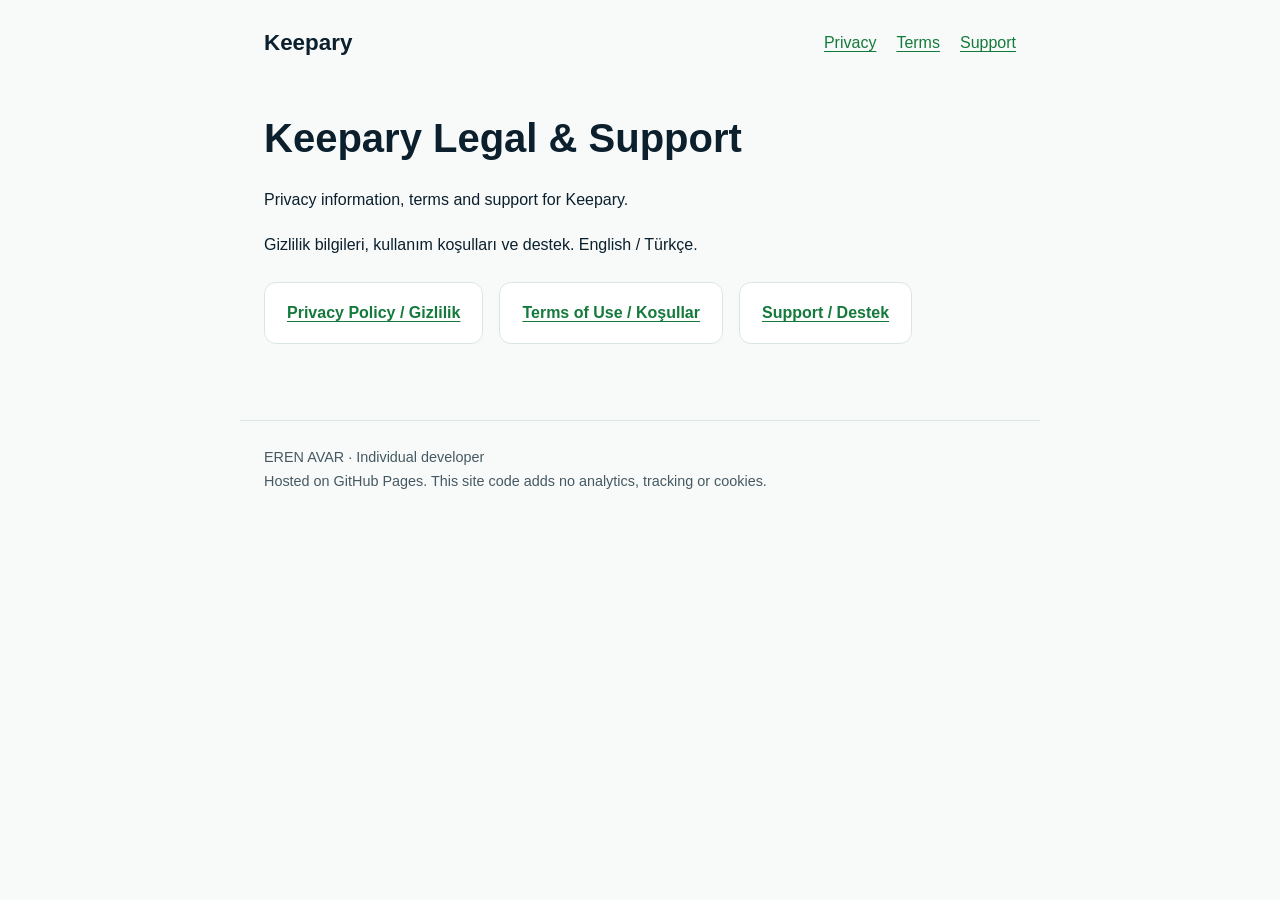
<file: index.html>
<!doctype html>
<html lang="en">
  <head>
    <meta charset="utf-8" />
    <meta name="viewport" content="width=device-width,initial-scale=1" />
    <meta name="color-scheme" content="light dark" />
    <meta name="referrer" content="no-referrer" />
    <title>Keepary Legal &amp; Support</title>
    <link rel="stylesheet" href="site.css" />
  </head>
  <body>
    <a class="skip" href="#content">Skip to content</a>
    <header>
      <a href="index.html">Keepary</a>
      <nav aria-label="Main navigation">
        <a href="privacy/index.html">Privacy</a
        ><a href="terms/index.html">Terms</a
        ><a href="support/index.html">Support</a>
      </nav>
    </header>
    <main id="content">
      <h1>Keepary Legal &amp; Support</h1>
      <p>Privacy information, terms and support for Keepary.</p>
      <p>Gizlilik bilgileri, kullanım koşulları ve destek. English / Türkçe.</p>
      <div class="choices">
        <a href="privacy/">Privacy Policy / Gizlilik</a
        ><a href="terms/">Terms of Use / Koşullar</a
        ><a href="support/">Support / Destek</a>
      </div>
    </main>
    <footer>
      EREN AVAR · Individual developer<br />Hosted on GitHub Pages. This site
      code adds no analytics, tracking or cookies.
    </footer>
  </body>
</html>
</file>
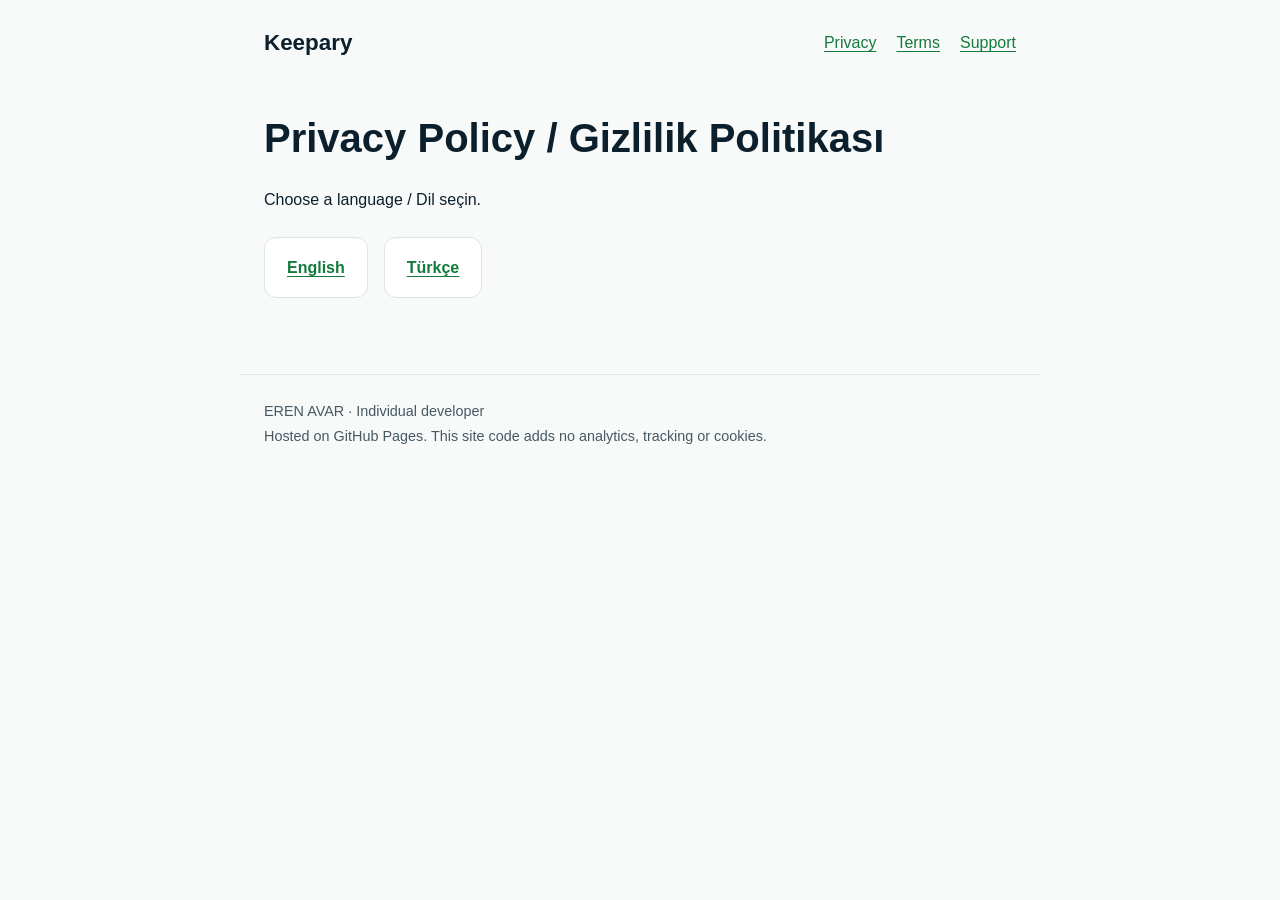
<file: privacy/index.html>
<!doctype html>
<html lang="en">
  <head>
    <meta charset="utf-8" />
    <meta name="viewport" content="width=device-width,initial-scale=1" />
    <meta name="color-scheme" content="light dark" />
    <meta name="referrer" content="no-referrer" />
    <title>Keepary Privacy Policy / Gizlilik Politikası</title>
    <link rel="stylesheet" href="../site.css" />
  </head>
  <body>
    <a class="skip" href="#content">Skip to content</a>
    <header>
      <a href="../index.html">Keepary</a>
      <nav aria-label="Main navigation">
        <a href="index.html">Privacy</a><a href="../terms/index.html">Terms</a
        ><a href="../support/index.html">Support</a>
      </nav>
    </header>
    <main id="content">
      <h1>Privacy Policy / Gizlilik Politikası</h1>
      <p>Choose a language / Dil seçin.</p>
      <div class="choices">
        <a href="en/" lang="en">English</a><a href="tr/" lang="tr">Türkçe</a>
      </div>
    </main>
    <footer>
      EREN AVAR · Individual developer<br />Hosted on GitHub Pages. This site
      code adds no analytics, tracking or cookies.
    </footer>
  </body>
</html>
</file>
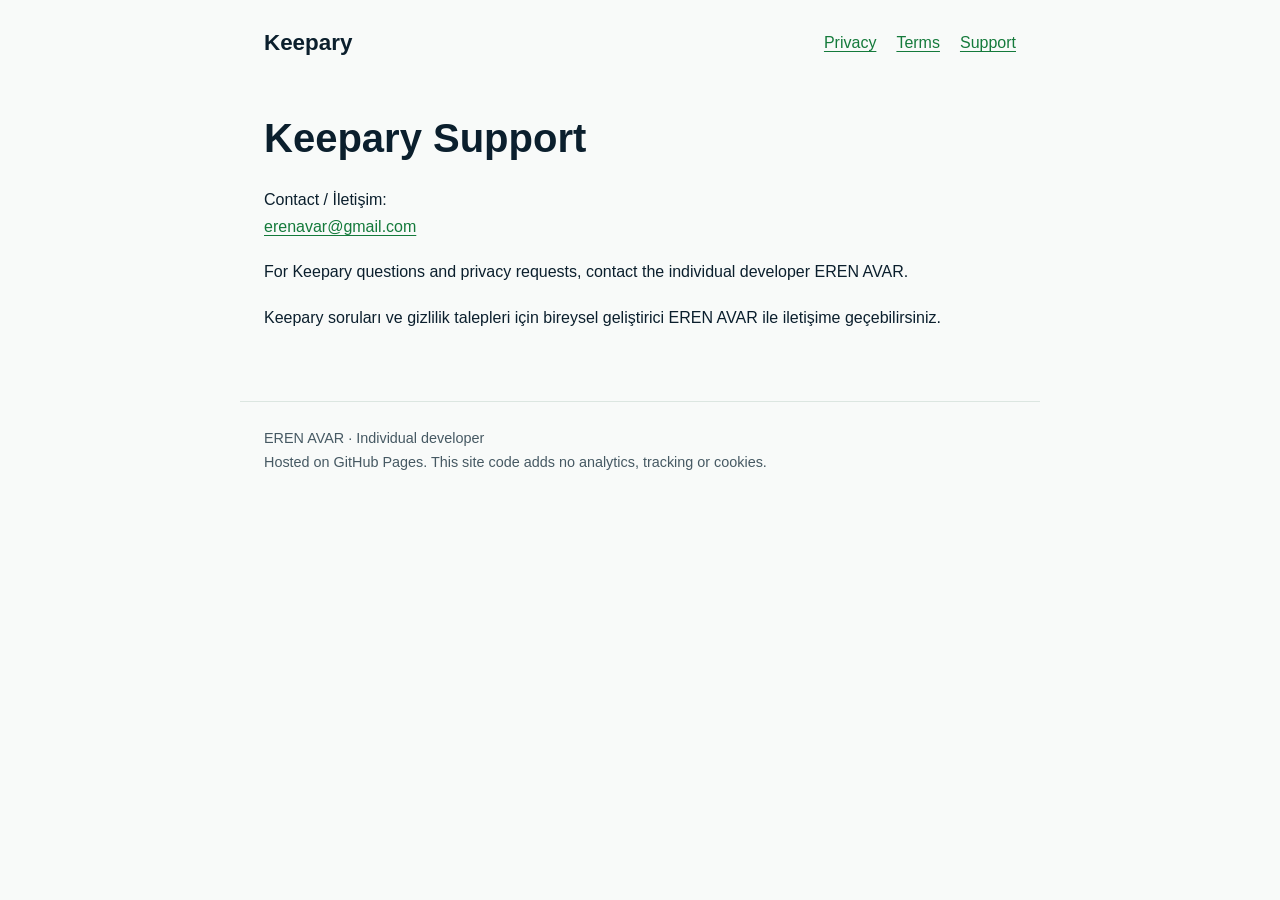
<file: support/index.html>
<!doctype html>
<html lang="en">
  <head>
    <meta charset="utf-8" />
    <meta name="viewport" content="width=device-width,initial-scale=1" />
    <meta name="color-scheme" content="light dark" />
    <meta name="referrer" content="no-referrer" />
    <title>Keepary Support</title>
    <link rel="stylesheet" href="../site.css" />
  </head>
  <body>
    <a class="skip" href="#content">Skip to content</a>
    <header>
      <a href="../index.html">Keepary</a>
      <nav aria-label="Main navigation">
        <a href="../privacy/index.html">Privacy</a
        ><a href="../terms/index.html">Terms</a><a href="index.html">Support</a>
      </nav>
    </header>
    <main id="content">
      <h1>Keepary Support</h1>
      <p>
        Contact / İletişim:<br /><a href="mailto:erenavar@gmail.com"
          >erenavar@gmail.com</a
        >
      </p>
      <p>
        For Keepary questions and privacy requests, contact the individual
        developer EREN AVAR.
      </p>
      <p>
        Keepary soruları ve gizlilik talepleri için bireysel geliştirici EREN
        AVAR ile iletişime geçebilirsiniz.
      </p>
    </main>
    <footer>
      EREN AVAR · Individual developer<br />Hosted on GitHub Pages. This site
      code adds no analytics, tracking or cookies.
    </footer>
  </body>
</html>
</file>
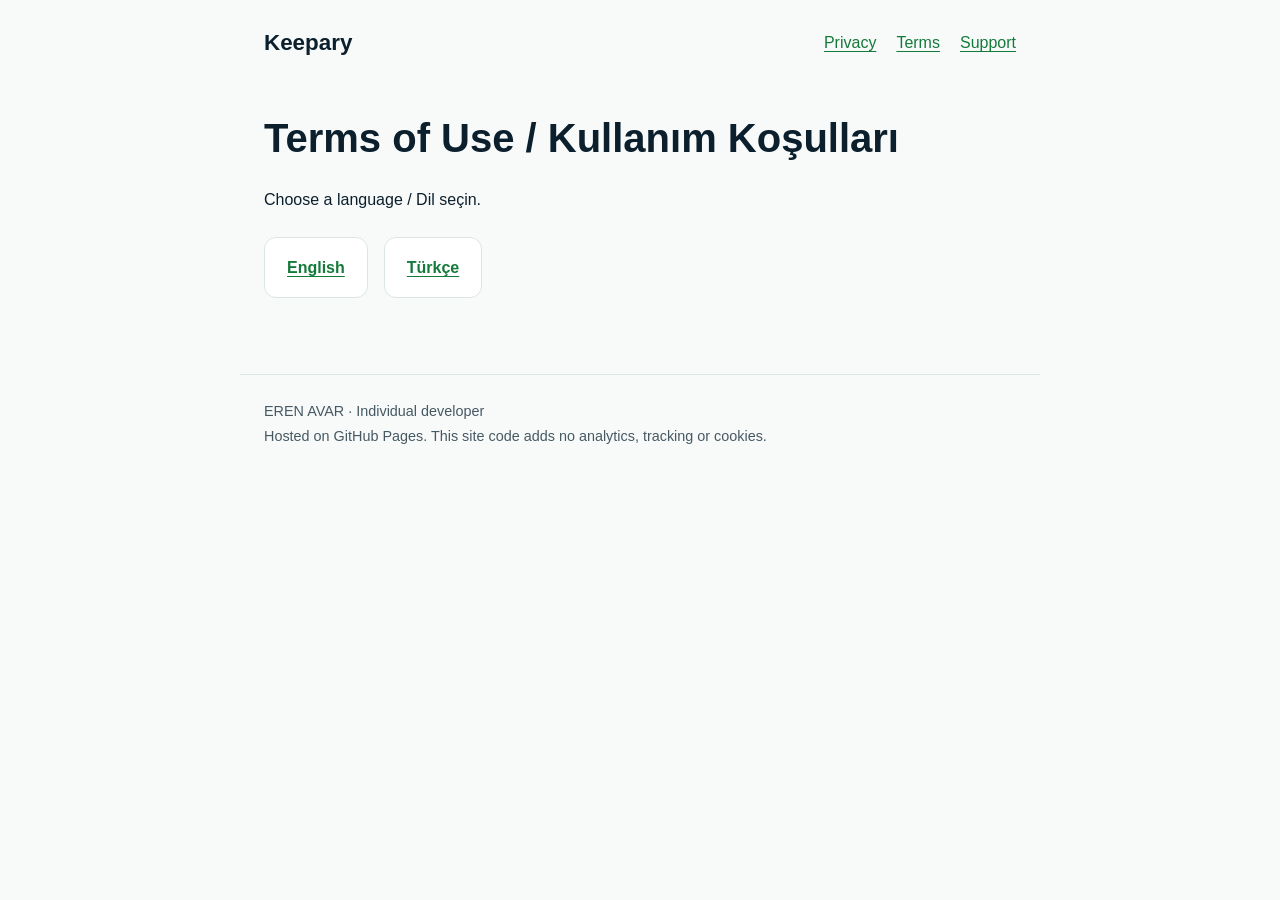
<file: terms/index.html>
<!doctype html>
<html lang="en">
  <head>
    <meta charset="utf-8" />
    <meta name="viewport" content="width=device-width,initial-scale=1" />
    <meta name="color-scheme" content="light dark" />
    <meta name="referrer" content="no-referrer" />
    <title>Keepary Terms of Use / Kullanım Koşulları</title>
    <link rel="stylesheet" href="../site.css" />
  </head>
  <body>
    <a class="skip" href="#content">Skip to content</a>
    <header>
      <a href="../index.html">Keepary</a>
      <nav aria-label="Main navigation">
        <a href="../privacy/index.html">Privacy</a><a href="index.html">Terms</a
        ><a href="../support/index.html">Support</a>
      </nav>
    </header>
    <main id="content">
      <h1>Terms of Use / Kullanım Koşulları</h1>
      <p>Choose a language / Dil seçin.</p>
      <div class="choices">
        <a href="en/" lang="en">English</a><a href="tr/" lang="tr">Türkçe</a>
      </div>
    </main>
    <footer>
      EREN AVAR · Individual developer<br />Hosted on GitHub Pages. This site
      code adds no analytics, tracking or cookies.
    </footer>
  </body>
</html>
</file>
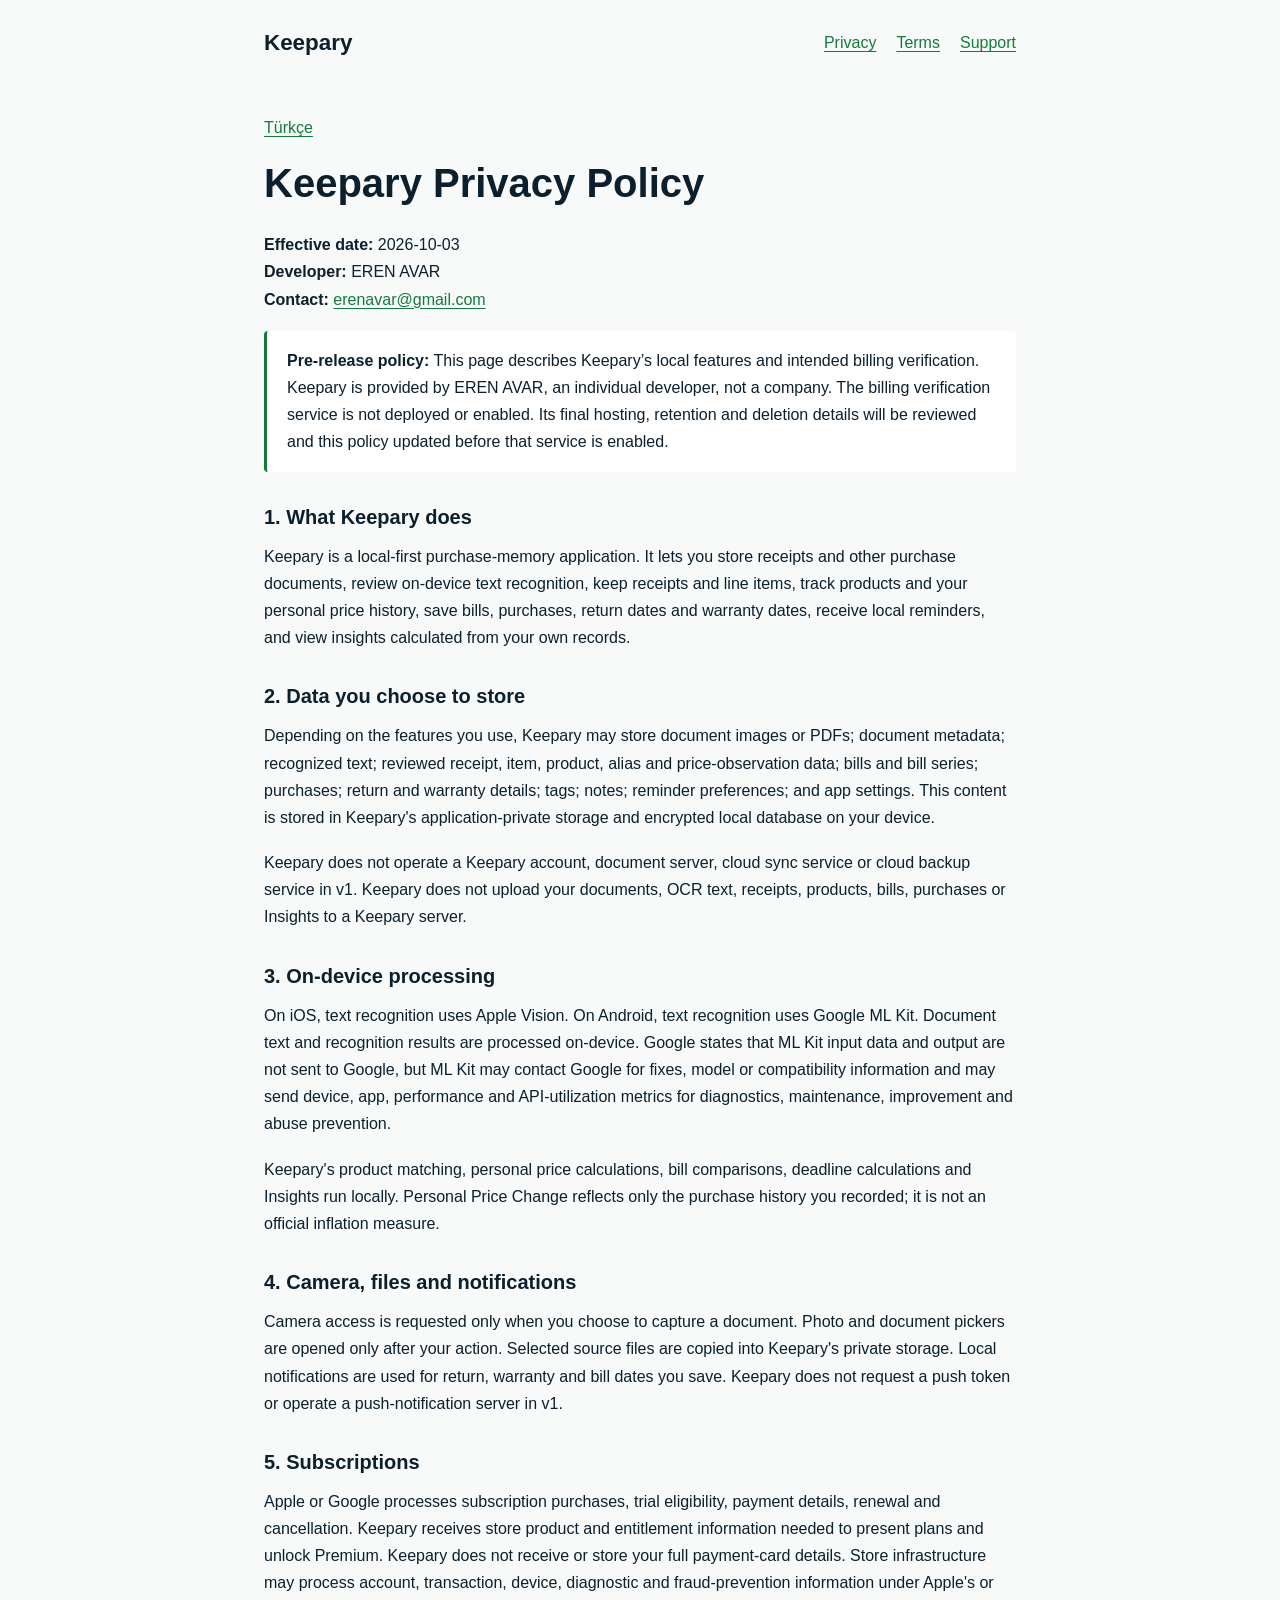
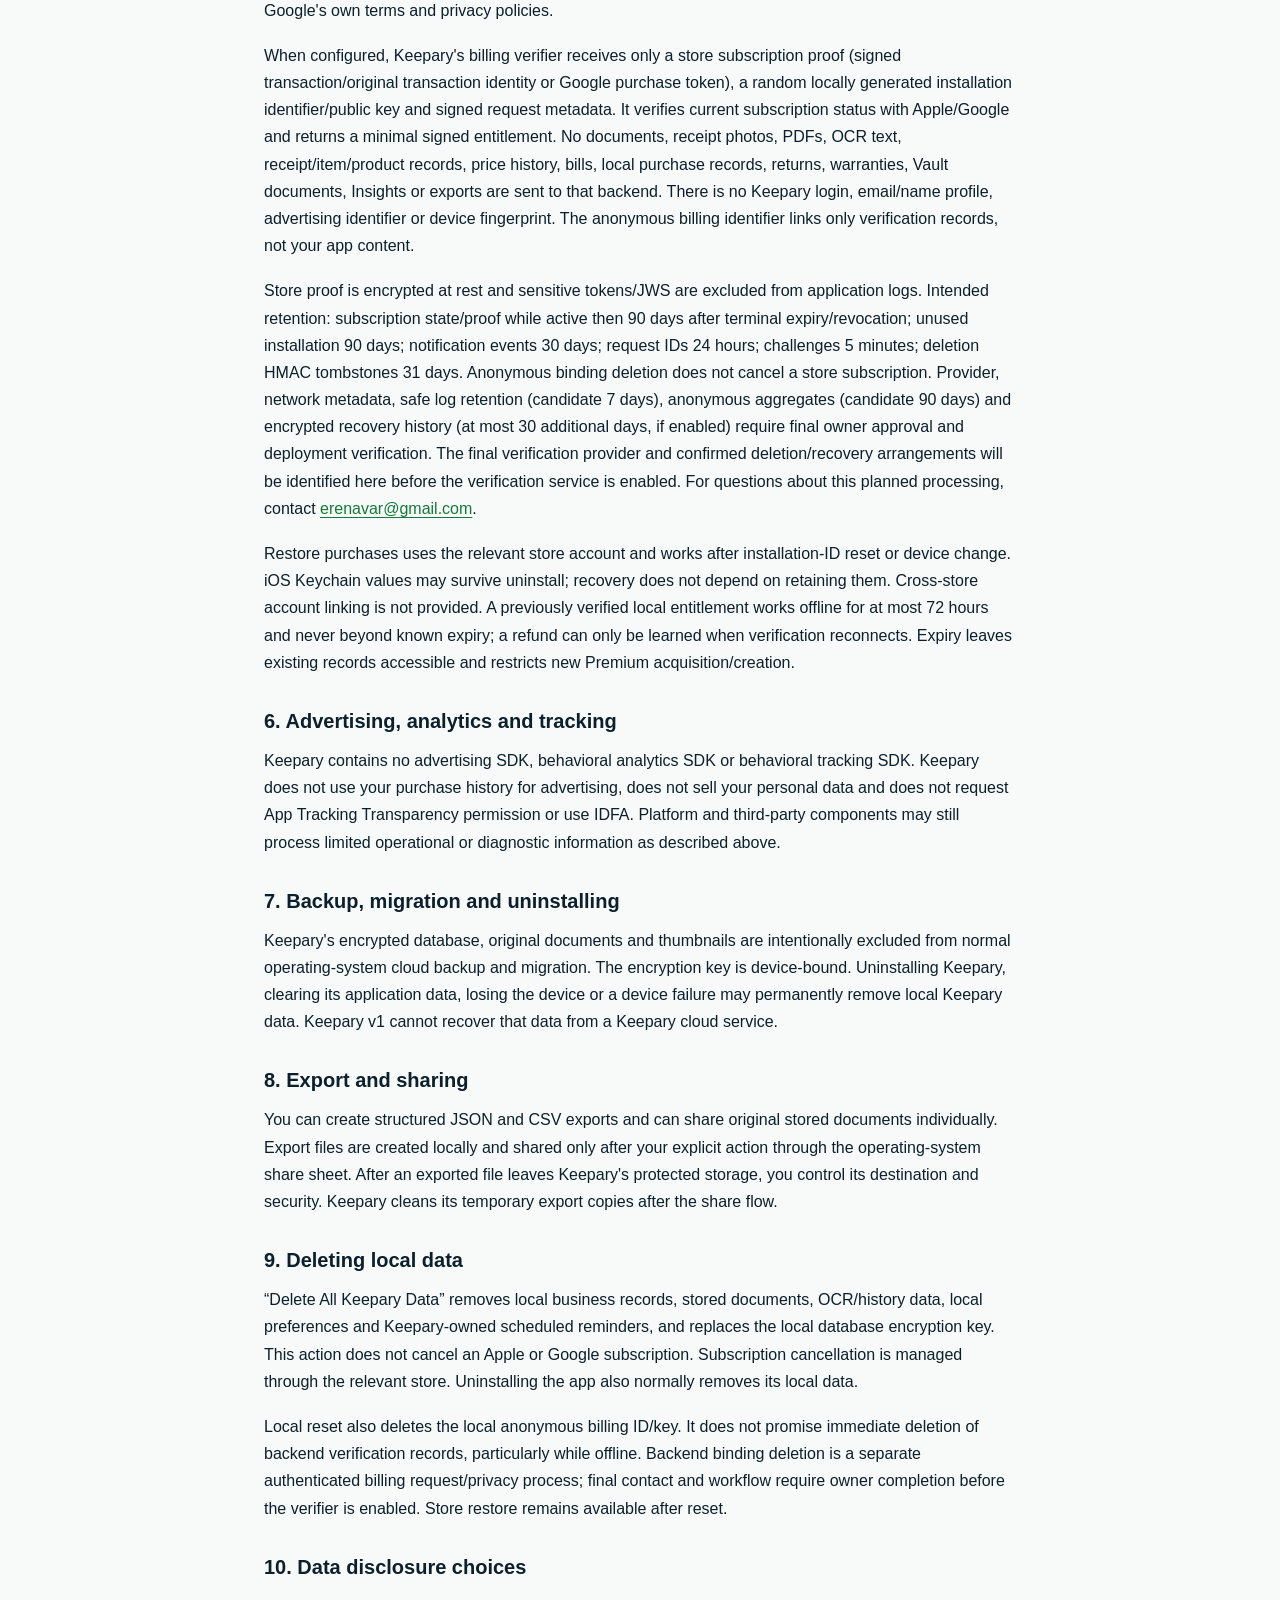
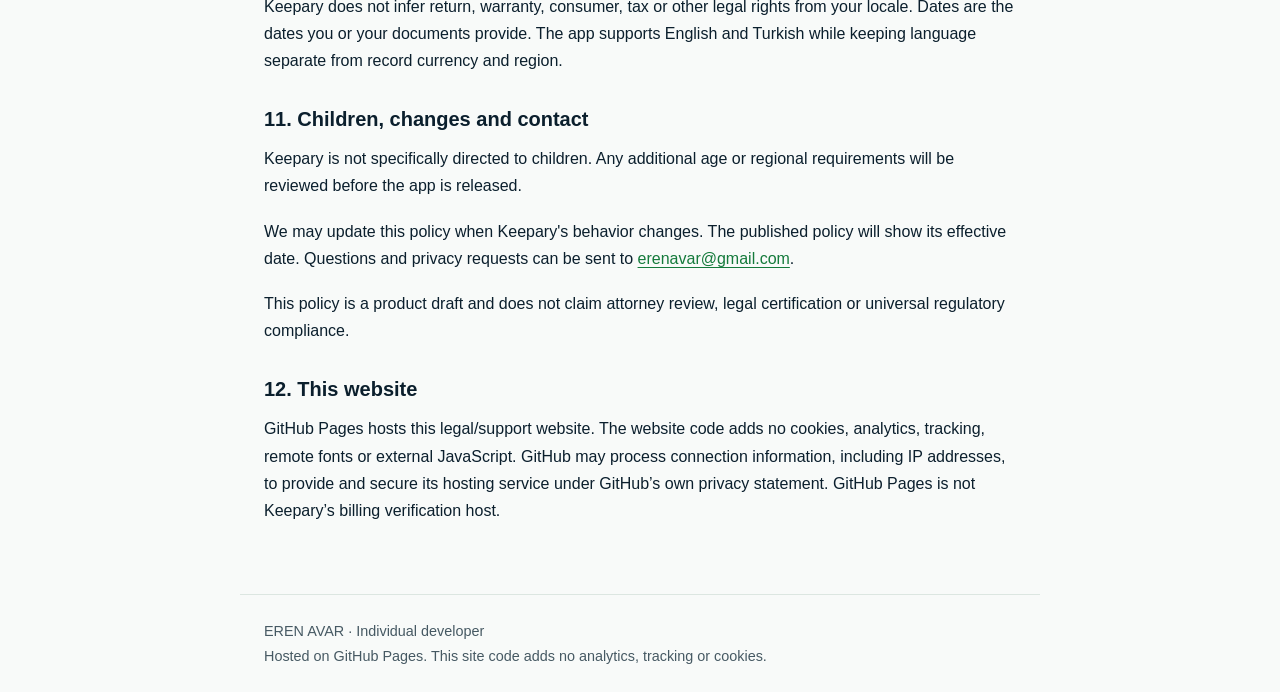
<file: privacy/en/index.html>
<!doctype html>
<html lang="en">
  <head>
    <meta charset="utf-8" />
    <meta name="viewport" content="width=device-width,initial-scale=1" />
    <meta name="color-scheme" content="light dark" />
    <meta name="referrer" content="no-referrer" />
    <title>Keepary Privacy Policy</title>
    <link rel="stylesheet" href="../../site.css" />
  </head>
  <body>
    <a class="skip" href="#content">Skip to content</a>
    <header>
      <a href="../../index.html">Keepary</a>
      <nav aria-label="Main navigation">
        <a href="../index.html">Privacy</a
        ><a href="../../terms/index.html">Terms</a
        ><a href="../../support/index.html">Support</a>
      </nav>
    </header>
    <main id="content">
      <p><a href="../tr/" lang="tr">Türkçe</a></p>
      <h1>Keepary Privacy Policy</h1>
      <p>
        <strong>Effective date:</strong> 2026-10-03<br /><strong
          >Developer:</strong
        >
        EREN AVAR<br /><strong>Contact:</strong>
        <a href="mailto:erenavar@gmail.com">erenavar@gmail.com</a>
      </p>
      <p class="notice">
        <strong>Pre-release policy:</strong> This page describes Keepary’s local
        features and intended billing verification. Keepary is provided by EREN
        AVAR, an individual developer, not a company. The billing verification
        service is not deployed or enabled. Its final hosting, retention and
        deletion details will be reviewed and this policy updated before that
        service is enabled.
      </p>
      <h2>1. What Keepary does</h2>
      <p>
        Keepary is a local-first purchase-memory application. It lets you store
        receipts and other purchase documents, review on-device text
        recognition, keep receipts and line items, track products and your
        personal price history, save bills, purchases, return dates and warranty
        dates, receive local reminders, and view insights calculated from your
        own records.
      </p>
      <h2>2. Data you choose to store</h2>
      <p>
        Depending on the features you use, Keepary may store document images or
        PDFs; document metadata; recognized text; reviewed receipt, item,
        product, alias and price-observation data; bills and bill series;
        purchases; return and warranty details; tags; notes; reminder
        preferences; and app settings. This content is stored in Keepary's
        application-private storage and encrypted local database on your device.
      </p>
      <p>
        Keepary does not operate a Keepary account, document server, cloud sync
        service or cloud backup service in v1. Keepary does not upload your
        documents, OCR text, receipts, products, bills, purchases or Insights to
        a Keepary server.
      </p>
      <h2>3. On-device processing</h2>
      <p>
        On iOS, text recognition uses Apple Vision. On Android, text recognition
        uses Google ML Kit. Document text and recognition results are processed
        on-device. Google states that ML Kit input data and output are not sent
        to Google, but ML Kit may contact Google for fixes, model or
        compatibility information and may send device, app, performance and
        API-utilization metrics for diagnostics, maintenance, improvement and
        abuse prevention.
      </p>
      <p>
        Keepary's product matching, personal price calculations, bill
        comparisons, deadline calculations and Insights run locally. Personal
        Price Change reflects only the purchase history you recorded; it is not
        an official inflation measure.
      </p>
      <h2>4. Camera, files and notifications</h2>
      <p>
        Camera access is requested only when you choose to capture a document.
        Photo and document pickers are opened only after your action. Selected
        source files are copied into Keepary's private storage. Local
        notifications are used for return, warranty and bill dates you save.
        Keepary does not request a push token or operate a push-notification
        server in v1.
      </p>
      <h2>5. Subscriptions</h2>
      <p>
        Apple or Google processes subscription purchases, trial eligibility,
        payment details, renewal and cancellation. Keepary receives store
        product and entitlement information needed to present plans and unlock
        Premium. Keepary does not receive or store your full payment-card
        details. Store infrastructure may process account, transaction, device,
        diagnostic and fraud-prevention information under Apple's or Google's
        own terms and privacy policies.
      </p>
      <p>
        When configured, Keepary's billing verifier receives only a store
        subscription proof (signed transaction/original transaction identity or
        Google purchase token), a random locally generated installation
        identifier/public key and signed request metadata. It verifies current
        subscription status with Apple/Google and returns a minimal signed
        entitlement. No documents, receipt photos, PDFs, OCR text,
        receipt/item/product records, price history, bills, local purchase
        records, returns, warranties, Vault documents, Insights or exports are
        sent to that backend. There is no Keepary login, email/name profile,
        advertising identifier or device fingerprint. The anonymous billing
        identifier links only verification records, not your app content.
      </p>
      <p>
        Store proof is encrypted at rest and sensitive tokens/JWS are excluded
        from application logs. Intended retention: subscription state/proof
        while active then 90 days after terminal expiry/revocation; unused
        installation 90 days; notification events 30 days; request IDs 24 hours;
        challenges 5 minutes; deletion HMAC tombstones 31 days. Anonymous
        binding deletion does not cancel a store subscription. Provider, network
        metadata, safe log retention (candidate 7 days), anonymous aggregates
        (candidate 90 days) and encrypted recovery history (at most 30
        additional days, if enabled) require final owner approval and deployment
        verification. The final verification provider and confirmed
        deletion/recovery arrangements will be identified here before the
        verification service is enabled. For questions about this planned
        processing, contact
        <a href="mailto:erenavar@gmail.com">erenavar@gmail.com</a>.
      </p>
      <p>
        Restore purchases uses the relevant store account and works after
        installation-ID reset or device change. iOS Keychain values may survive
        uninstall; recovery does not depend on retaining them. Cross-store
        account linking is not provided. A previously verified local entitlement
        works offline for at most 72 hours and never beyond known expiry; a
        refund can only be learned when verification reconnects. Expiry leaves
        existing records accessible and restricts new Premium
        acquisition/creation.
      </p>
      <h2>6. Advertising, analytics and tracking</h2>
      <p>
        Keepary contains no advertising SDK, behavioral analytics SDK or
        behavioral tracking SDK. Keepary does not use your purchase history for
        advertising, does not sell your personal data and does not request App
        Tracking Transparency permission or use IDFA. Platform and third-party
        components may still process limited operational or diagnostic
        information as described above.
      </p>
      <h2>7. Backup, migration and uninstalling</h2>
      <p>
        Keepary's encrypted database, original documents and thumbnails are
        intentionally excluded from normal operating-system cloud backup and
        migration. The encryption key is device-bound. Uninstalling Keepary,
        clearing its application data, losing the device or a device failure may
        permanently remove local Keepary data. Keepary v1 cannot recover that
        data from a Keepary cloud service.
      </p>
      <h2>8. Export and sharing</h2>
      <p>
        You can create structured JSON and CSV exports and can share original
        stored documents individually. Export files are created locally and
        shared only after your explicit action through the operating-system
        share sheet. After an exported file leaves Keepary's protected storage,
        you control its destination and security. Keepary cleans its temporary
        export copies after the share flow.
      </p>
      <h2>9. Deleting local data</h2>
      <p>
        “Delete All Keepary Data” removes local business records, stored
        documents, OCR/history data, local preferences and Keepary-owned
        scheduled reminders, and replaces the local database encryption key.
        This action does not cancel an Apple or Google subscription.
        Subscription cancellation is managed through the relevant store.
        Uninstalling the app also normally removes its local data.
      </p>
      <p>
        Local reset also deletes the local anonymous billing ID/key. It does not
        promise immediate deletion of backend verification records, particularly
        while offline. Backend binding deletion is a separate authenticated
        billing request/privacy process; final contact and workflow require
        owner completion before the verifier is enabled. Store restore remains
        available after reset.
      </p>
      <h2>10. Data disclosure choices</h2>
      <p>
        Keepary does not infer return, warranty, consumer, tax or other legal
        rights from your locale. Dates are the dates you or your documents
        provide. The app supports English and Turkish while keeping language
        separate from record currency and region.
      </p>
      <h2>11. Children, changes and contact</h2>
      <p>
        Keepary is not specifically directed to children. Any additional age or
        regional requirements will be reviewed before the app is released.
      </p>
      <p>
        We may update this policy when Keepary's behavior changes. The published
        policy will show its effective date. Questions and privacy requests can
        be sent to <a href="mailto:erenavar@gmail.com">erenavar@gmail.com</a>.
      </p>
      <p>
        This policy is a product draft and does not claim attorney review, legal
        certification or universal regulatory compliance.
      </p>
      <h2>12. This website</h2>
      <p>
        GitHub Pages hosts this legal/support website. The website code adds no
        cookies, analytics, tracking, remote fonts or external JavaScript.
        GitHub may process connection information, including IP addresses, to
        provide and secure its hosting service under GitHub’s own privacy
        statement. GitHub Pages is not Keepary’s billing verification host.
      </p>
    </main>
    <footer>
      EREN AVAR · Individual developer<br />Hosted on GitHub Pages. This site
      code adds no analytics, tracking or cookies.
    </footer>
  </body>
</html>
</file>
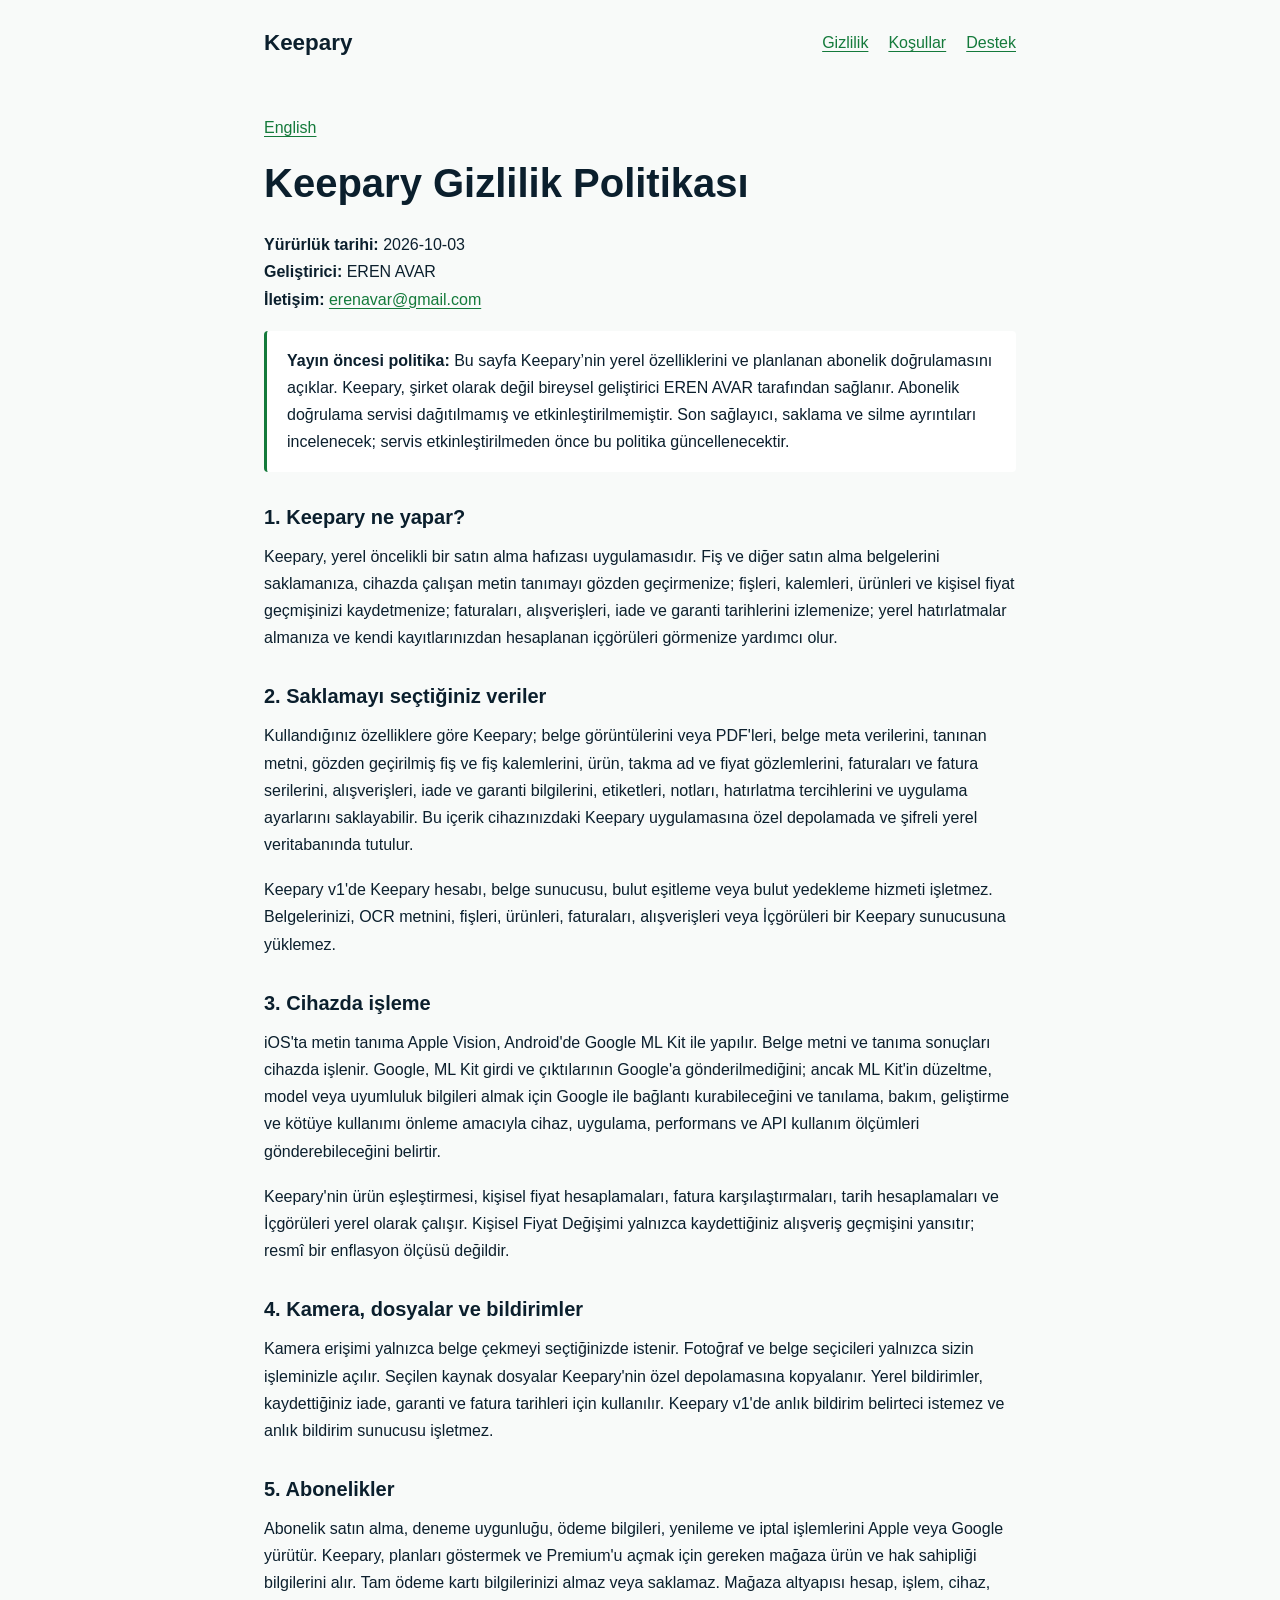
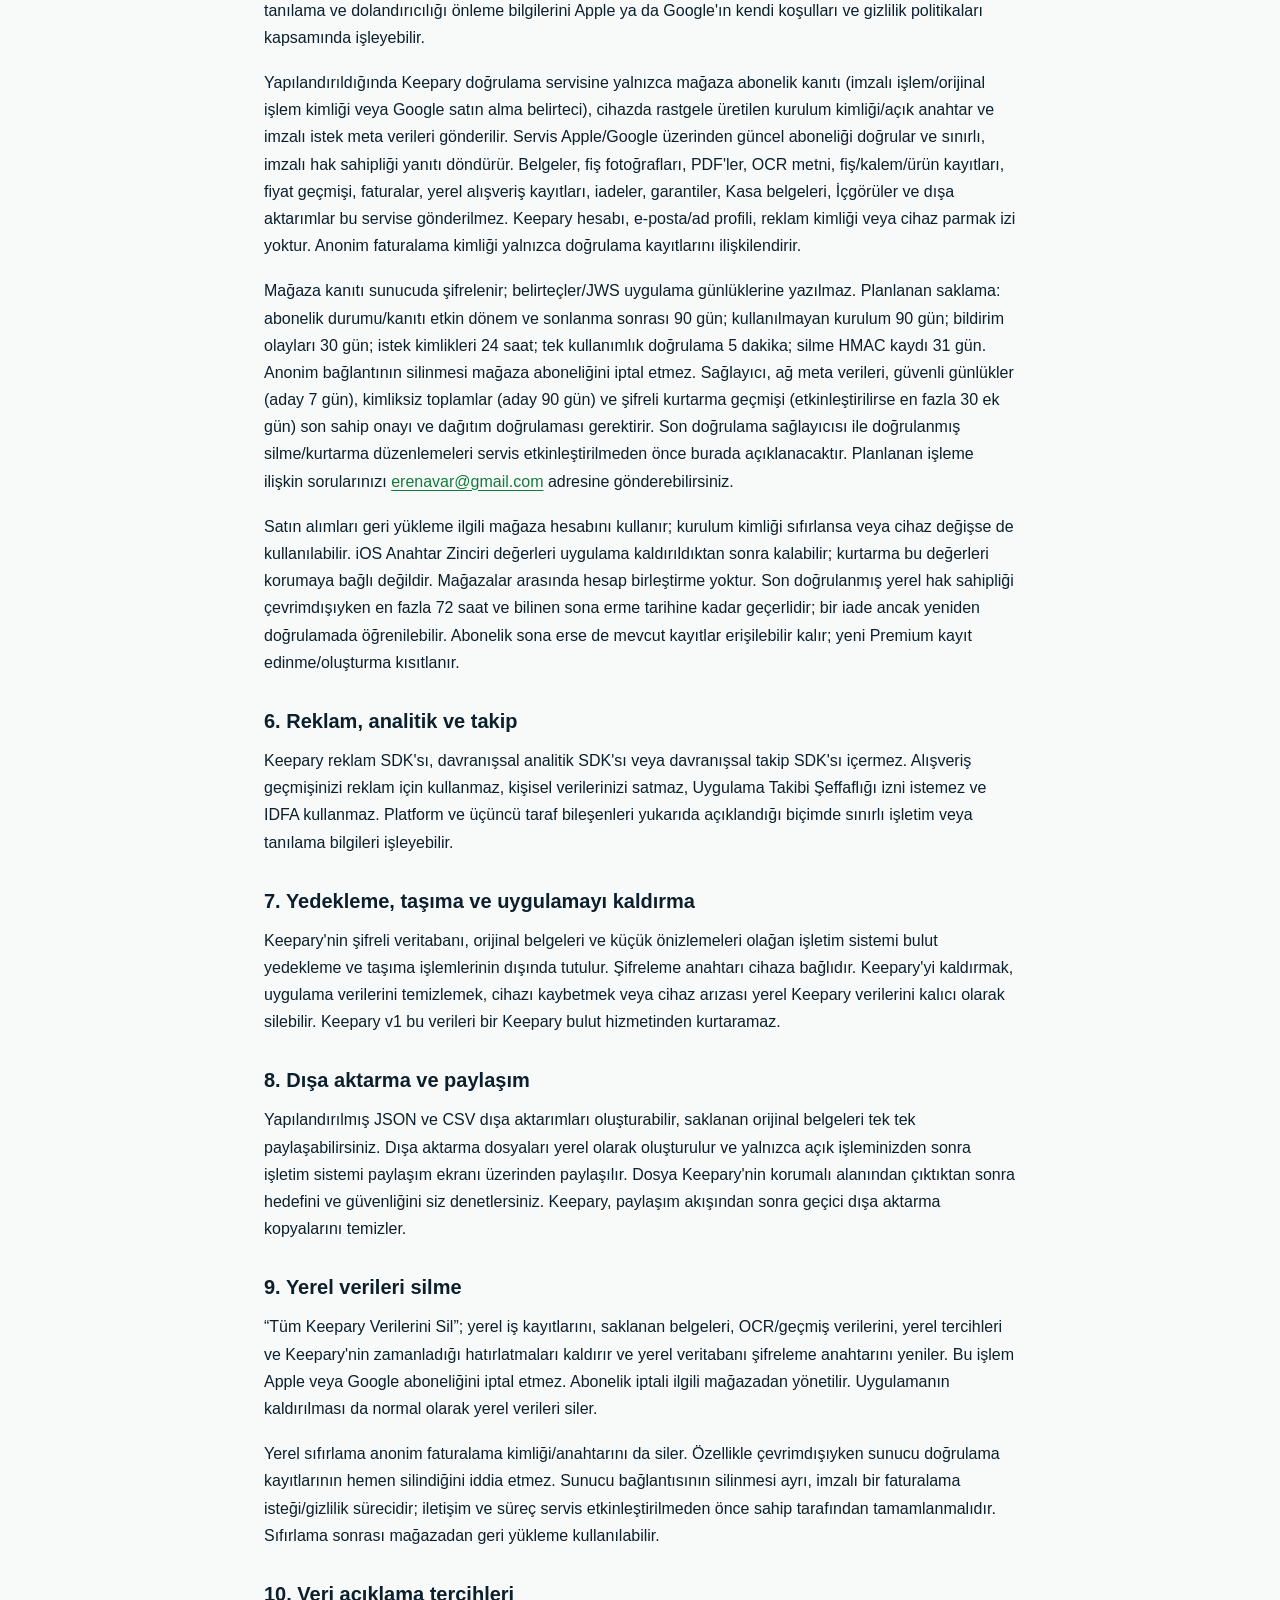
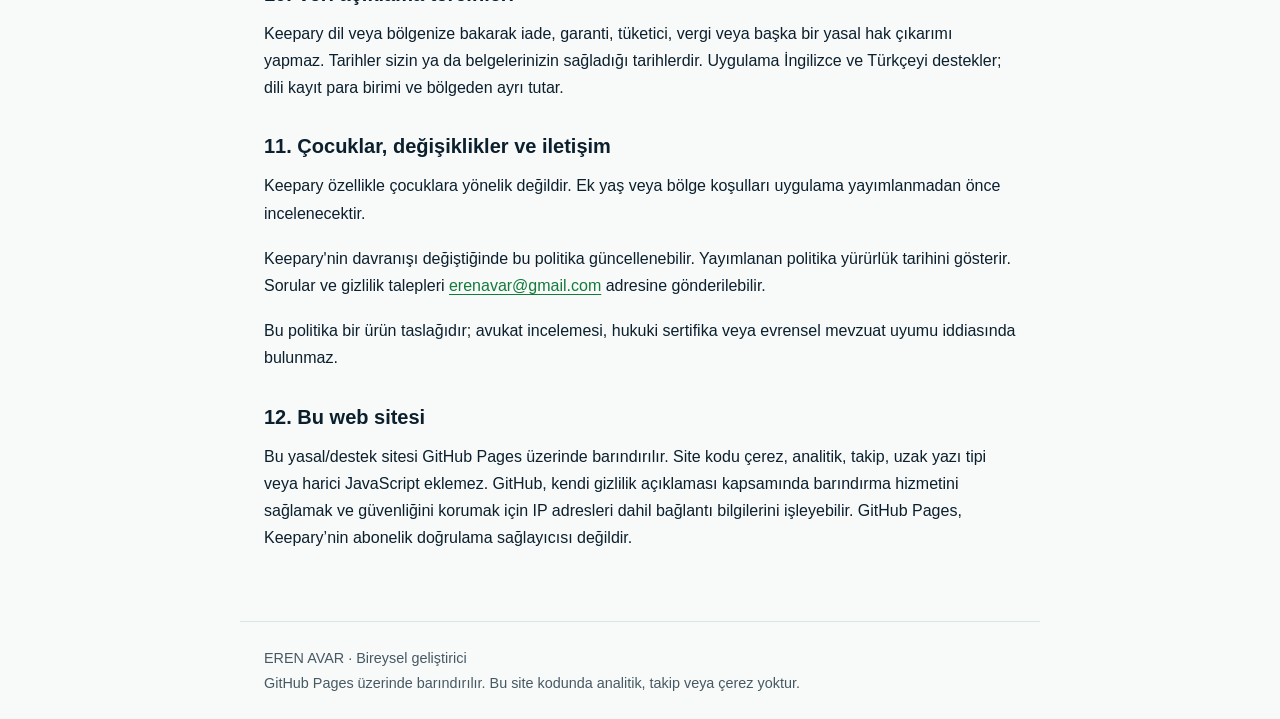
<file: privacy/tr/index.html>
<!doctype html>
<html lang="tr">
  <head>
    <meta charset="utf-8" />
    <meta name="viewport" content="width=device-width,initial-scale=1" />
    <meta name="color-scheme" content="light dark" />
    <meta name="referrer" content="no-referrer" />
    <title>Keepary Gizlilik Politikası</title>
    <link rel="stylesheet" href="../../site.css" />
  </head>
  <body>
    <a class="skip" href="#content">İçeriğe geç</a>
    <header>
      <a href="../../index.html">Keepary</a>
      <nav aria-label="Ana menü">
        <a href="../index.html">Gizlilik</a
        ><a href="../../terms/index.html">Koşullar</a
        ><a href="../../support/index.html">Destek</a>
      </nav>
    </header>
    <main id="content">
      <p><a href="../en/" lang="en">English</a></p>
      <h1>Keepary Gizlilik Politikası</h1>
      <p>
        <strong>Yürürlük tarihi:</strong> 2026-10-03<br /><strong
          >Geliştirici:</strong
        >
        EREN AVAR<br /><strong>İletişim:</strong>
        <a href="mailto:erenavar@gmail.com">erenavar@gmail.com</a>
      </p>
      <p class="notice">
        <strong>Yayın öncesi politika:</strong> Bu sayfa Keepary’nin yerel
        özelliklerini ve planlanan abonelik doğrulamasını açıklar. Keepary,
        şirket olarak değil bireysel geliştirici EREN AVAR tarafından sağlanır.
        Abonelik doğrulama servisi dağıtılmamış ve etkinleştirilmemiştir. Son
        sağlayıcı, saklama ve silme ayrıntıları incelenecek; servis
        etkinleştirilmeden önce bu politika güncellenecektir.
      </p>
      <h2>1. Keepary ne yapar?</h2>
      <p>
        Keepary, yerel öncelikli bir satın alma hafızası uygulamasıdır. Fiş ve
        diğer satın alma belgelerini saklamanıza, cihazda çalışan metin tanımayı
        gözden geçirmenize; fişleri, kalemleri, ürünleri ve kişisel fiyat
        geçmişinizi kaydetmenize; faturaları, alışverişleri, iade ve garanti
        tarihlerini izlemenize; yerel hatırlatmalar almanıza ve kendi
        kayıtlarınızdan hesaplanan içgörüleri görmenize yardımcı olur.
      </p>
      <h2>2. Saklamayı seçtiğiniz veriler</h2>
      <p>
        Kullandığınız özelliklere göre Keepary; belge görüntülerini veya
        PDF'leri, belge meta verilerini, tanınan metni, gözden geçirilmiş fiş ve
        fiş kalemlerini, ürün, takma ad ve fiyat gözlemlerini, faturaları ve
        fatura serilerini, alışverişleri, iade ve garanti bilgilerini,
        etiketleri, notları, hatırlatma tercihlerini ve uygulama ayarlarını
        saklayabilir. Bu içerik cihazınızdaki Keepary uygulamasına özel
        depolamada ve şifreli yerel veritabanında tutulur.
      </p>
      <p>
        Keepary v1'de Keepary hesabı, belge sunucusu, bulut eşitleme veya bulut
        yedekleme hizmeti işletmez. Belgelerinizi, OCR metnini, fişleri,
        ürünleri, faturaları, alışverişleri veya İçgörüleri bir Keepary
        sunucusuna yüklemez.
      </p>
      <h2>3. Cihazda işleme</h2>
      <p>
        iOS'ta metin tanıma Apple Vision, Android'de Google ML Kit ile yapılır.
        Belge metni ve tanıma sonuçları cihazda işlenir. Google, ML Kit girdi ve
        çıktılarının Google'a gönderilmediğini; ancak ML Kit'in düzeltme, model
        veya uyumluluk bilgileri almak için Google ile bağlantı kurabileceğini
        ve tanılama, bakım, geliştirme ve kötüye kullanımı önleme amacıyla
        cihaz, uygulama, performans ve API kullanım ölçümleri gönderebileceğini
        belirtir.
      </p>
      <p>
        Keepary'nin ürün eşleştirmesi, kişisel fiyat hesaplamaları, fatura
        karşılaştırmaları, tarih hesaplamaları ve İçgörüleri yerel olarak
        çalışır. Kişisel Fiyat Değişimi yalnızca kaydettiğiniz alışveriş
        geçmişini yansıtır; resmî bir enflasyon ölçüsü değildir.
      </p>
      <h2>4. Kamera, dosyalar ve bildirimler</h2>
      <p>
        Kamera erişimi yalnızca belge çekmeyi seçtiğinizde istenir. Fotoğraf ve
        belge seçicileri yalnızca sizin işleminizle açılır. Seçilen kaynak
        dosyalar Keepary'nin özel depolamasına kopyalanır. Yerel bildirimler,
        kaydettiğiniz iade, garanti ve fatura tarihleri için kullanılır. Keepary
        v1'de anlık bildirim belirteci istemez ve anlık bildirim sunucusu
        işletmez.
      </p>
      <h2>5. Abonelikler</h2>
      <p>
        Abonelik satın alma, deneme uygunluğu, ödeme bilgileri, yenileme ve
        iptal işlemlerini Apple veya Google yürütür. Keepary, planları göstermek
        ve Premium'u açmak için gereken mağaza ürün ve hak sahipliği bilgilerini
        alır. Tam ödeme kartı bilgilerinizi almaz veya saklamaz. Mağaza
        altyapısı hesap, işlem, cihaz, tanılama ve dolandırıcılığı önleme
        bilgilerini Apple ya da Google'ın kendi koşulları ve gizlilik
        politikaları kapsamında işleyebilir.
      </p>
      <p>
        Yapılandırıldığında Keepary doğrulama servisine yalnızca mağaza abonelik
        kanıtı (imzalı işlem/orijinal işlem kimliği veya Google satın alma
        belirteci), cihazda rastgele üretilen kurulum kimliği/açık anahtar ve
        imzalı istek meta verileri gönderilir. Servis Apple/Google üzerinden
        güncel aboneliği doğrular ve sınırlı, imzalı hak sahipliği yanıtı
        döndürür. Belgeler, fiş fotoğrafları, PDF'ler, OCR metni, fiş/kalem/ürün
        kayıtları, fiyat geçmişi, faturalar, yerel alışveriş kayıtları, iadeler,
        garantiler, Kasa belgeleri, İçgörüler ve dışa aktarımlar bu servise
        gönderilmez. Keepary hesabı, e-posta/ad profili, reklam kimliği veya
        cihaz parmak izi yoktur. Anonim faturalama kimliği yalnızca doğrulama
        kayıtlarını ilişkilendirir.
      </p>
      <p>
        Mağaza kanıtı sunucuda şifrelenir; belirteçler/JWS uygulama günlüklerine
        yazılmaz. Planlanan saklama: abonelik durumu/kanıtı etkin dönem ve
        sonlanma sonrası 90 gün; kullanılmayan kurulum 90 gün; bildirim olayları
        30 gün; istek kimlikleri 24 saat; tek kullanımlık doğrulama 5 dakika;
        silme HMAC kaydı 31 gün. Anonim bağlantının silinmesi mağaza aboneliğini
        iptal etmez. Sağlayıcı, ağ meta verileri, güvenli günlükler (aday 7
        gün), kimliksiz toplamlar (aday 90 gün) ve şifreli kurtarma geçmişi
        (etkinleştirilirse en fazla 30 ek gün) son sahip onayı ve dağıtım
        doğrulaması gerektirir. Son doğrulama sağlayıcısı ile doğrulanmış
        silme/kurtarma düzenlemeleri servis etkinleştirilmeden önce burada
        açıklanacaktır. Planlanan işleme ilişkin sorularınızı
        <a href="mailto:erenavar@gmail.com">erenavar@gmail.com</a> adresine
        gönderebilirsiniz.
      </p>
      <p>
        Satın alımları geri yükleme ilgili mağaza hesabını kullanır; kurulum
        kimliği sıfırlansa veya cihaz değişse de kullanılabilir. iOS Anahtar
        Zinciri değerleri uygulama kaldırıldıktan sonra kalabilir; kurtarma bu
        değerleri korumaya bağlı değildir. Mağazalar arasında hesap birleştirme
        yoktur. Son doğrulanmış yerel hak sahipliği çevrimdışıyken en fazla 72
        saat ve bilinen sona erme tarihine kadar geçerlidir; bir iade ancak
        yeniden doğrulamada öğrenilebilir. Abonelik sona erse de mevcut kayıtlar
        erişilebilir kalır; yeni Premium kayıt edinme/oluşturma kısıtlanır.
      </p>
      <h2>6. Reklam, analitik ve takip</h2>
      <p>
        Keepary reklam SDK'sı, davranışsal analitik SDK'sı veya davranışsal
        takip SDK'sı içermez. Alışveriş geçmişinizi reklam için kullanmaz,
        kişisel verilerinizi satmaz, Uygulama Takibi Şeffaflığı izni istemez ve
        IDFA kullanmaz. Platform ve üçüncü taraf bileşenleri yukarıda
        açıklandığı biçimde sınırlı işletim veya tanılama bilgileri işleyebilir.
      </p>
      <h2>7. Yedekleme, taşıma ve uygulamayı kaldırma</h2>
      <p>
        Keepary'nin şifreli veritabanı, orijinal belgeleri ve küçük önizlemeleri
        olağan işletim sistemi bulut yedekleme ve taşıma işlemlerinin dışında
        tutulur. Şifreleme anahtarı cihaza bağlıdır. Keepary'yi kaldırmak,
        uygulama verilerini temizlemek, cihazı kaybetmek veya cihaz arızası
        yerel Keepary verilerini kalıcı olarak silebilir. Keepary v1 bu verileri
        bir Keepary bulut hizmetinden kurtaramaz.
      </p>
      <h2>8. Dışa aktarma ve paylaşım</h2>
      <p>
        Yapılandırılmış JSON ve CSV dışa aktarımları oluşturabilir, saklanan
        orijinal belgeleri tek tek paylaşabilirsiniz. Dışa aktarma dosyaları
        yerel olarak oluşturulur ve yalnızca açık işleminizden sonra işletim
        sistemi paylaşım ekranı üzerinden paylaşılır. Dosya Keepary'nin korumalı
        alanından çıktıktan sonra hedefini ve güvenliğini siz denetlersiniz.
        Keepary, paylaşım akışından sonra geçici dışa aktarma kopyalarını
        temizler.
      </p>
      <h2>9. Yerel verileri silme</h2>
      <p>
        “Tüm Keepary Verilerini Sil”; yerel iş kayıtlarını, saklanan belgeleri,
        OCR/geçmiş verilerini, yerel tercihleri ve Keepary'nin zamanladığı
        hatırlatmaları kaldırır ve yerel veritabanı şifreleme anahtarını
        yeniler. Bu işlem Apple veya Google aboneliğini iptal etmez. Abonelik
        iptali ilgili mağazadan yönetilir. Uygulamanın kaldırılması da normal
        olarak yerel verileri siler.
      </p>
      <p>
        Yerel sıfırlama anonim faturalama kimliği/anahtarını da siler. Özellikle
        çevrimdışıyken sunucu doğrulama kayıtlarının hemen silindiğini iddia
        etmez. Sunucu bağlantısının silinmesi ayrı, imzalı bir faturalama
        isteği/gizlilik sürecidir; iletişim ve süreç servis etkinleştirilmeden
        önce sahip tarafından tamamlanmalıdır. Sıfırlama sonrası mağazadan geri
        yükleme kullanılabilir.
      </p>
      <h2>10. Veri açıklama tercihleri</h2>
      <p>
        Keepary dil veya bölgenize bakarak iade, garanti, tüketici, vergi veya
        başka bir yasal hak çıkarımı yapmaz. Tarihler sizin ya da belgelerinizin
        sağladığı tarihlerdir. Uygulama İngilizce ve Türkçeyi destekler; dili
        kayıt para birimi ve bölgeden ayrı tutar.
      </p>
      <h2>11. Çocuklar, değişiklikler ve iletişim</h2>
      <p>
        Keepary özellikle çocuklara yönelik değildir. Ek yaş veya bölge
        koşulları uygulama yayımlanmadan önce incelenecektir.
      </p>
      <p>
        Keepary'nin davranışı değiştiğinde bu politika güncellenebilir.
        Yayımlanan politika yürürlük tarihini gösterir. Sorular ve gizlilik
        talepleri
        <a href="mailto:erenavar@gmail.com">erenavar@gmail.com</a> adresine
        gönderilebilir.
      </p>
      <p>
        Bu politika bir ürün taslağıdır; avukat incelemesi, hukuki sertifika
        veya evrensel mevzuat uyumu iddiasında bulunmaz.
      </p>
      <h2>12. Bu web sitesi</h2>
      <p>
        Bu yasal/destek sitesi GitHub Pages üzerinde barındırılır. Site kodu
        çerez, analitik, takip, uzak yazı tipi veya harici JavaScript eklemez.
        GitHub, kendi gizlilik açıklaması kapsamında barındırma hizmetini
        sağlamak ve güvenliğini korumak için IP adresleri dahil bağlantı
        bilgilerini işleyebilir. GitHub Pages, Keepary’nin abonelik doğrulama
        sağlayıcısı değildir.
      </p>
    </main>
    <footer>
      EREN AVAR · Bireysel geliştirici<br />GitHub Pages üzerinde barındırılır.
      Bu site kodunda analitik, takip veya çerez yoktur.
    </footer>
  </body>
</html>
</file>
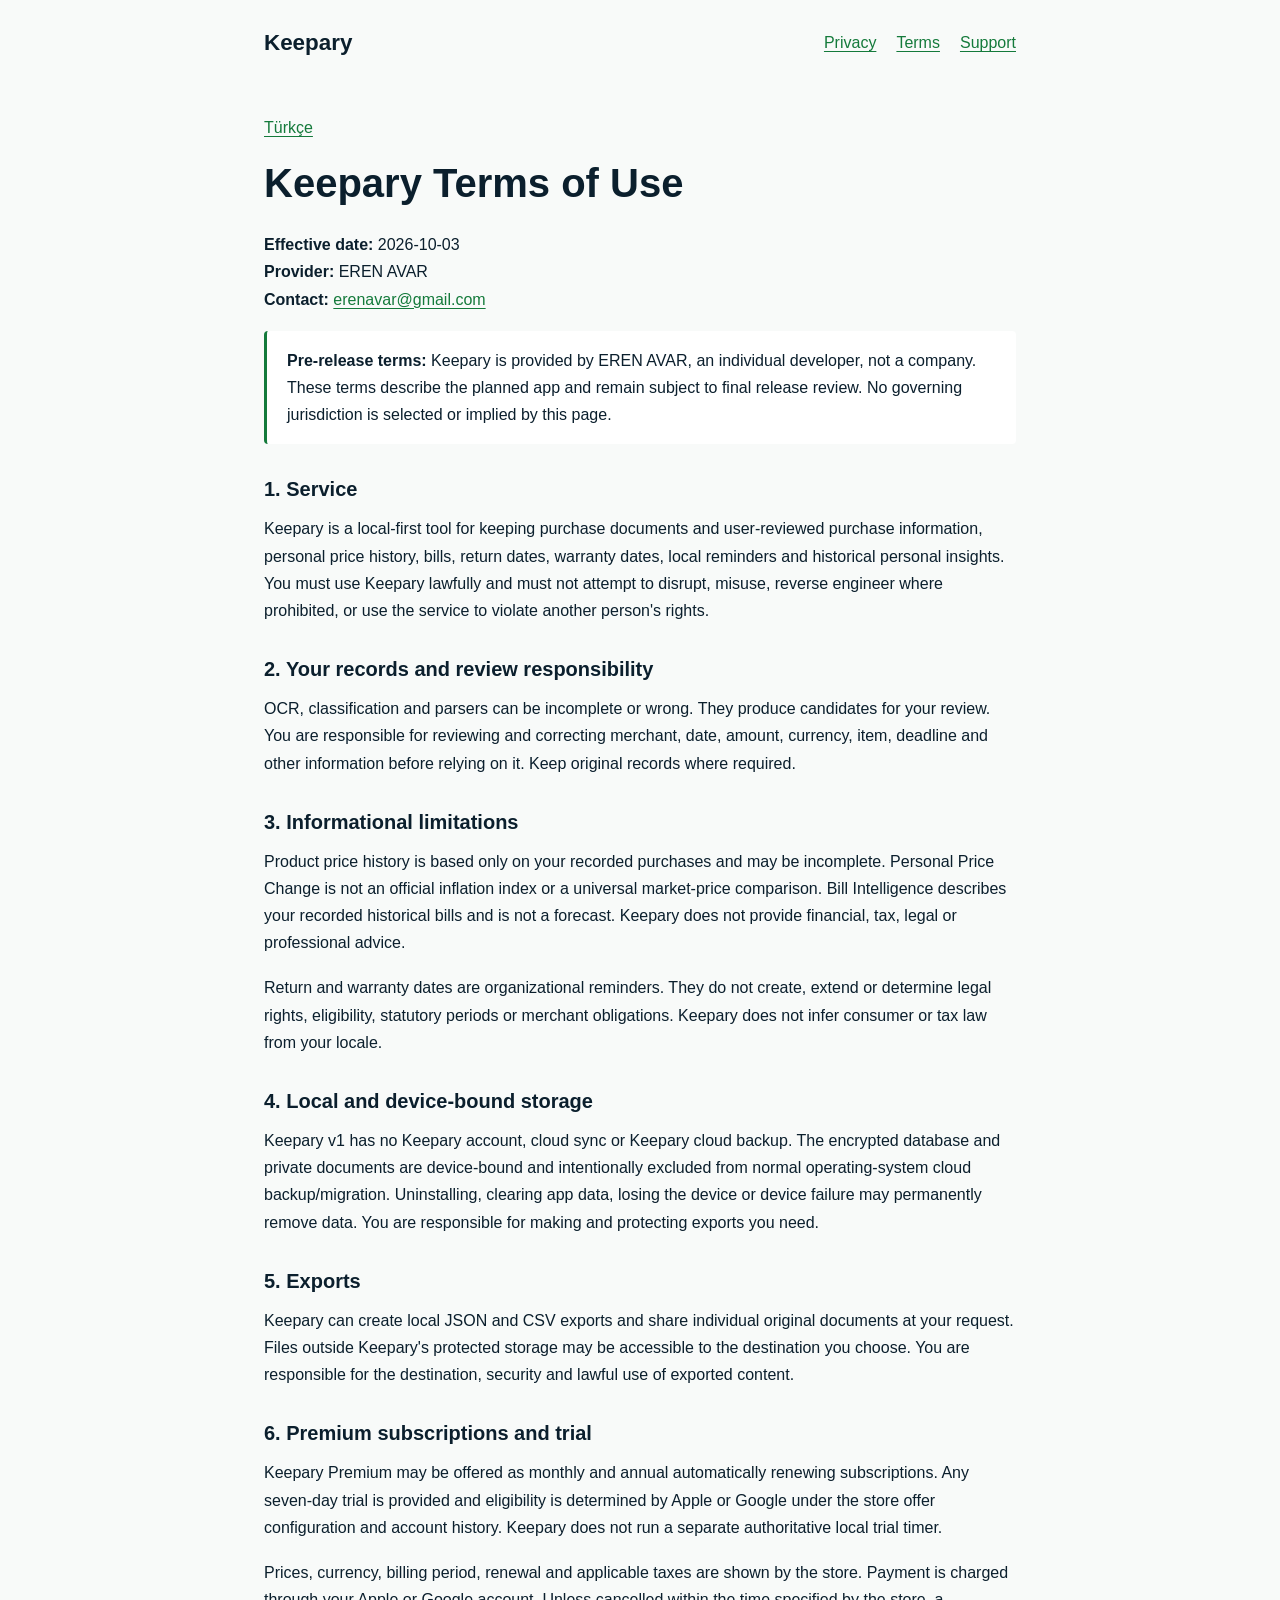
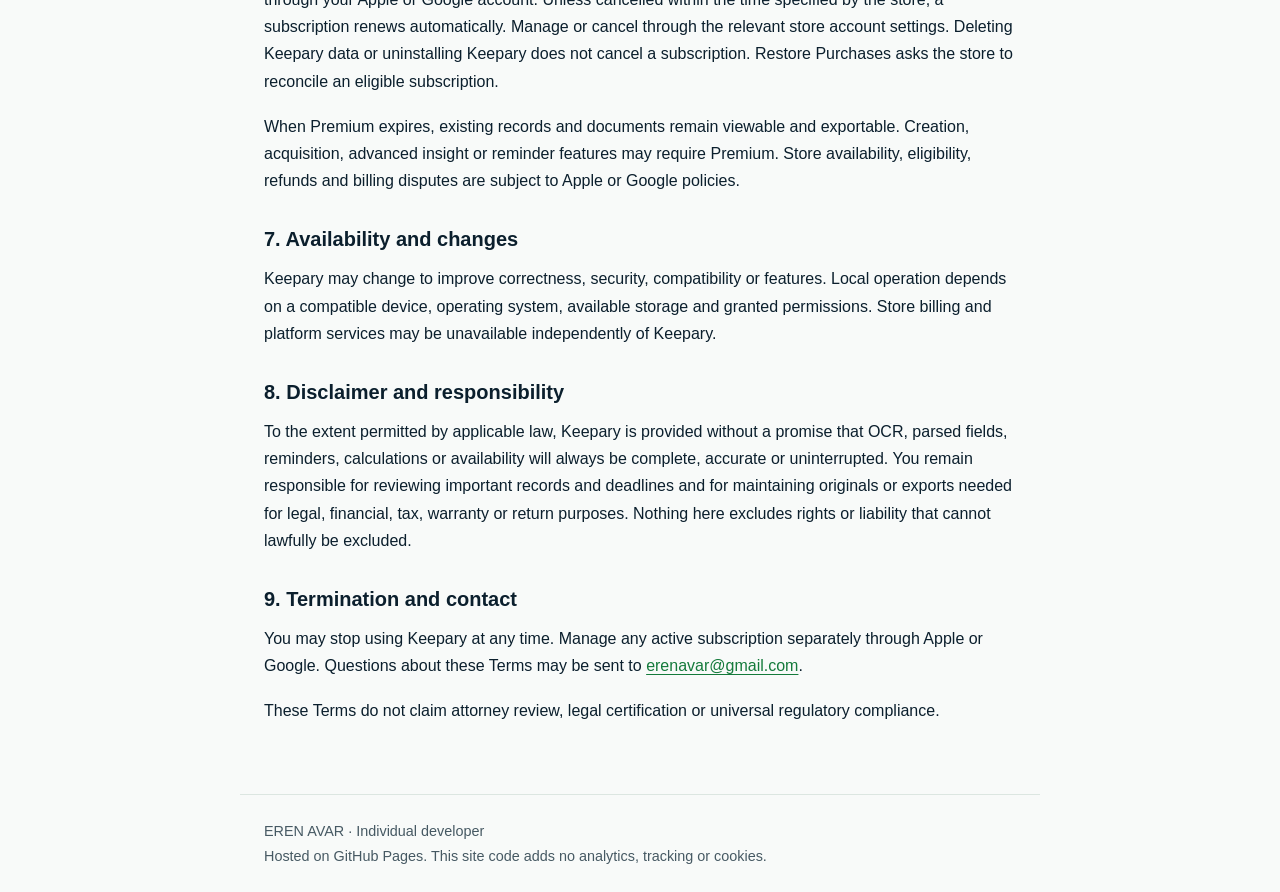
<file: terms/en/index.html>
<!doctype html>
<html lang="en">
  <head>
    <meta charset="utf-8" />
    <meta name="viewport" content="width=device-width,initial-scale=1" />
    <meta name="color-scheme" content="light dark" />
    <meta name="referrer" content="no-referrer" />
    <title>Keepary Terms of Use</title>
    <link rel="stylesheet" href="../../site.css" />
  </head>
  <body>
    <a class="skip" href="#content">Skip to content</a>
    <header>
      <a href="../../index.html">Keepary</a>
      <nav aria-label="Main navigation">
        <a href="../../privacy/index.html">Privacy</a
        ><a href="../index.html">Terms</a
        ><a href="../../support/index.html">Support</a>
      </nav>
    </header>
    <main id="content">
      <p><a href="../tr/" lang="tr">Türkçe</a></p>
      <h1>Keepary Terms of Use</h1>
      <p>
        <strong>Effective date:</strong> 2026-10-03<br /><strong
          >Provider:</strong
        >
        EREN AVAR<br /><strong>Contact:</strong>
        <a href="mailto:erenavar@gmail.com">erenavar@gmail.com</a>
      </p>
      <p class="notice">
        <strong>Pre-release terms:</strong> Keepary is provided by EREN AVAR, an
        individual developer, not a company. These terms describe the planned
        app and remain subject to final release review. No governing
        jurisdiction is selected or implied by this page.
      </p>
      <h2>1. Service</h2>
      <p>
        Keepary is a local-first tool for keeping purchase documents and
        user-reviewed purchase information, personal price history, bills,
        return dates, warranty dates, local reminders and historical personal
        insights. You must use Keepary lawfully and must not attempt to disrupt,
        misuse, reverse engineer where prohibited, or use the service to violate
        another person's rights.
      </p>
      <h2>2. Your records and review responsibility</h2>
      <p>
        OCR, classification and parsers can be incomplete or wrong. They produce
        candidates for your review. You are responsible for reviewing and
        correcting merchant, date, amount, currency, item, deadline and other
        information before relying on it. Keep original records where required.
      </p>
      <h2>3. Informational limitations</h2>
      <p>
        Product price history is based only on your recorded purchases and may
        be incomplete. Personal Price Change is not an official inflation index
        or a universal market-price comparison. Bill Intelligence describes your
        recorded historical bills and is not a forecast. Keepary does not
        provide financial, tax, legal or professional advice.
      </p>
      <p>
        Return and warranty dates are organizational reminders. They do not
        create, extend or determine legal rights, eligibility, statutory periods
        or merchant obligations. Keepary does not infer consumer or tax law from
        your locale.
      </p>
      <h2>4. Local and device-bound storage</h2>
      <p>
        Keepary v1 has no Keepary account, cloud sync or Keepary cloud backup.
        The encrypted database and private documents are device-bound and
        intentionally excluded from normal operating-system cloud
        backup/migration. Uninstalling, clearing app data, losing the device or
        device failure may permanently remove data. You are responsible for
        making and protecting exports you need.
      </p>
      <h2>5. Exports</h2>
      <p>
        Keepary can create local JSON and CSV exports and share individual
        original documents at your request. Files outside Keepary's protected
        storage may be accessible to the destination you choose. You are
        responsible for the destination, security and lawful use of exported
        content.
      </p>
      <h2>6. Premium subscriptions and trial</h2>
      <p>
        Keepary Premium may be offered as monthly and annual automatically
        renewing subscriptions. Any seven-day trial is provided and eligibility
        is determined by Apple or Google under the store offer configuration and
        account history. Keepary does not run a separate authoritative local
        trial timer.
      </p>
      <p>
        Prices, currency, billing period, renewal and applicable taxes are shown
        by the store. Payment is charged through your Apple or Google account.
        Unless cancelled within the time specified by the store, a subscription
        renews automatically. Manage or cancel through the relevant store
        account settings. Deleting Keepary data or uninstalling Keepary does not
        cancel a subscription. Restore Purchases asks the store to reconcile an
        eligible subscription.
      </p>
      <p>
        When Premium expires, existing records and documents remain viewable and
        exportable. Creation, acquisition, advanced insight or reminder features
        may require Premium. Store availability, eligibility, refunds and
        billing disputes are subject to Apple or Google policies.
      </p>
      <h2>7. Availability and changes</h2>
      <p>
        Keepary may change to improve correctness, security, compatibility or
        features. Local operation depends on a compatible device, operating
        system, available storage and granted permissions. Store billing and
        platform services may be unavailable independently of Keepary.
      </p>
      <h2>8. Disclaimer and responsibility</h2>
      <p>
        To the extent permitted by applicable law, Keepary is provided without a
        promise that OCR, parsed fields, reminders, calculations or availability
        will always be complete, accurate or uninterrupted. You remain
        responsible for reviewing important records and deadlines and for
        maintaining originals or exports needed for legal, financial, tax,
        warranty or return purposes. Nothing here excludes rights or liability
        that cannot lawfully be excluded.
      </p>
      <h2>9. Termination and contact</h2>
      <p>
        You may stop using Keepary at any time. Manage any active subscription
        separately through Apple or Google. Questions about these Terms may be
        sent to <a href="mailto:erenavar@gmail.com">erenavar@gmail.com</a>.
      </p>
      <p>
        These Terms do not claim attorney review, legal certification or
        universal regulatory compliance.
      </p>
    </main>
    <footer>
      EREN AVAR · Individual developer<br />Hosted on GitHub Pages. This site
      code adds no analytics, tracking or cookies.
    </footer>
  </body>
</html>
</file>
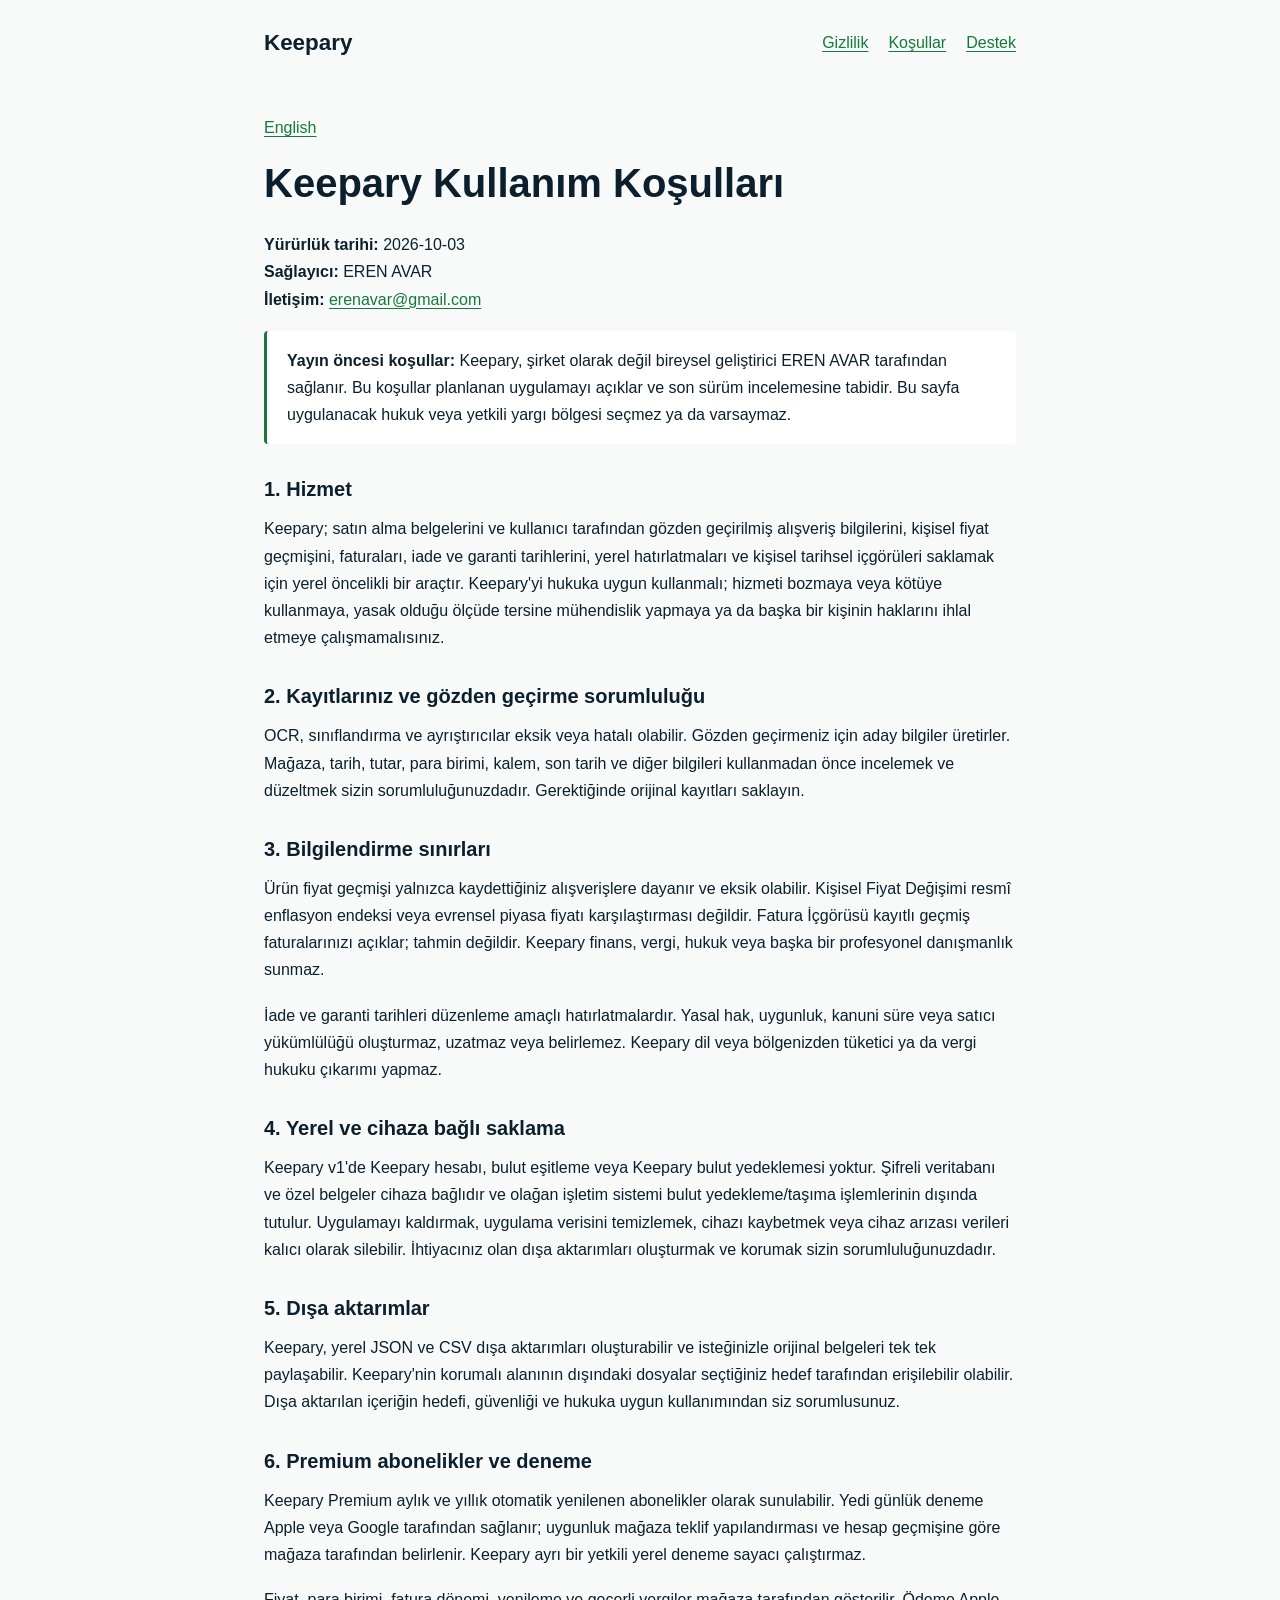
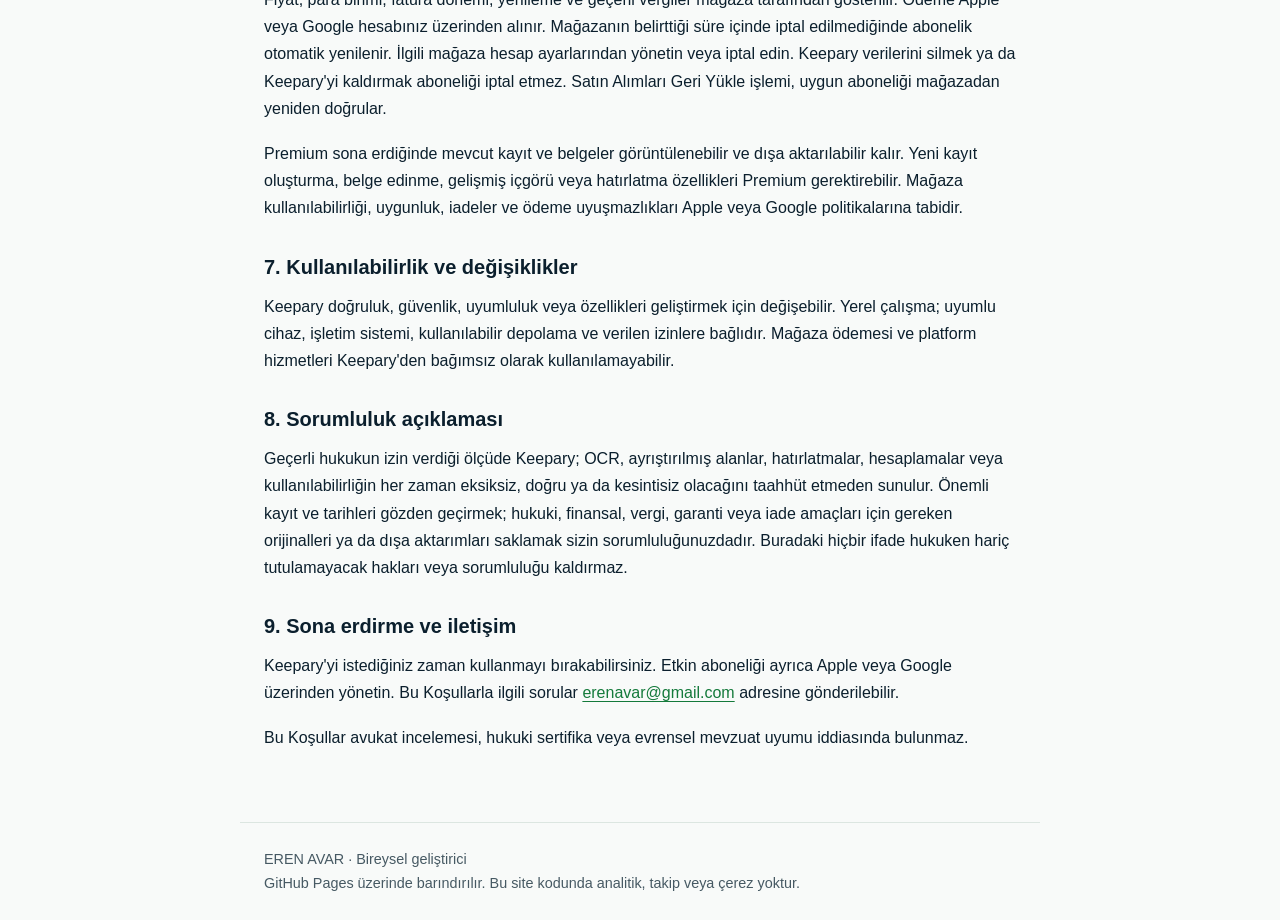
<file: terms/tr/index.html>
<!doctype html>
<html lang="tr">
  <head>
    <meta charset="utf-8" />
    <meta name="viewport" content="width=device-width,initial-scale=1" />
    <meta name="color-scheme" content="light dark" />
    <meta name="referrer" content="no-referrer" />
    <title>Keepary Kullanım Koşulları</title>
    <link rel="stylesheet" href="../../site.css" />
  </head>
  <body>
    <a class="skip" href="#content">İçeriğe geç</a>
    <header>
      <a href="../../index.html">Keepary</a>
      <nav aria-label="Ana menü">
        <a href="../../privacy/index.html">Gizlilik</a
        ><a href="../index.html">Koşullar</a
        ><a href="../../support/index.html">Destek</a>
      </nav>
    </header>
    <main id="content">
      <p><a href="../en/" lang="en">English</a></p>
      <h1>Keepary Kullanım Koşulları</h1>
      <p>
        <strong>Yürürlük tarihi:</strong> 2026-10-03<br /><strong
          >Sağlayıcı:</strong
        >
        EREN AVAR<br /><strong>İletişim:</strong>
        <a href="mailto:erenavar@gmail.com">erenavar@gmail.com</a>
      </p>
      <p class="notice">
        <strong>Yayın öncesi koşullar:</strong> Keepary, şirket olarak değil
        bireysel geliştirici EREN AVAR tarafından sağlanır. Bu koşullar
        planlanan uygulamayı açıklar ve son sürüm incelemesine tabidir. Bu sayfa
        uygulanacak hukuk veya yetkili yargı bölgesi seçmez ya da varsaymaz.
      </p>
      <h2>1. Hizmet</h2>
      <p>
        Keepary; satın alma belgelerini ve kullanıcı tarafından gözden
        geçirilmiş alışveriş bilgilerini, kişisel fiyat geçmişini, faturaları,
        iade ve garanti tarihlerini, yerel hatırlatmaları ve kişisel tarihsel
        içgörüleri saklamak için yerel öncelikli bir araçtır. Keepary'yi hukuka
        uygun kullanmalı; hizmeti bozmaya veya kötüye kullanmaya, yasak olduğu
        ölçüde tersine mühendislik yapmaya ya da başka bir kişinin haklarını
        ihlal etmeye çalışmamalısınız.
      </p>
      <h2>2. Kayıtlarınız ve gözden geçirme sorumluluğu</h2>
      <p>
        OCR, sınıflandırma ve ayrıştırıcılar eksik veya hatalı olabilir. Gözden
        geçirmeniz için aday bilgiler üretirler. Mağaza, tarih, tutar, para
        birimi, kalem, son tarih ve diğer bilgileri kullanmadan önce incelemek
        ve düzeltmek sizin sorumluluğunuzdadır. Gerektiğinde orijinal kayıtları
        saklayın.
      </p>
      <h2>3. Bilgilendirme sınırları</h2>
      <p>
        Ürün fiyat geçmişi yalnızca kaydettiğiniz alışverişlere dayanır ve eksik
        olabilir. Kişisel Fiyat Değişimi resmî enflasyon endeksi veya evrensel
        piyasa fiyatı karşılaştırması değildir. Fatura İçgörüsü kayıtlı geçmiş
        faturalarınızı açıklar; tahmin değildir. Keepary finans, vergi, hukuk
        veya başka bir profesyonel danışmanlık sunmaz.
      </p>
      <p>
        İade ve garanti tarihleri düzenleme amaçlı hatırlatmalardır. Yasal hak,
        uygunluk, kanuni süre veya satıcı yükümlülüğü oluşturmaz, uzatmaz veya
        belirlemez. Keepary dil veya bölgenizden tüketici ya da vergi hukuku
        çıkarımı yapmaz.
      </p>
      <h2>4. Yerel ve cihaza bağlı saklama</h2>
      <p>
        Keepary v1'de Keepary hesabı, bulut eşitleme veya Keepary bulut
        yedeklemesi yoktur. Şifreli veritabanı ve özel belgeler cihaza bağlıdır
        ve olağan işletim sistemi bulut yedekleme/taşıma işlemlerinin dışında
        tutulur. Uygulamayı kaldırmak, uygulama verisini temizlemek, cihazı
        kaybetmek veya cihaz arızası verileri kalıcı olarak silebilir.
        İhtiyacınız olan dışa aktarımları oluşturmak ve korumak sizin
        sorumluluğunuzdadır.
      </p>
      <h2>5. Dışa aktarımlar</h2>
      <p>
        Keepary, yerel JSON ve CSV dışa aktarımları oluşturabilir ve isteğinizle
        orijinal belgeleri tek tek paylaşabilir. Keepary'nin korumalı alanının
        dışındaki dosyalar seçtiğiniz hedef tarafından erişilebilir olabilir.
        Dışa aktarılan içeriğin hedefi, güvenliği ve hukuka uygun kullanımından
        siz sorumlusunuz.
      </p>
      <h2>6. Premium abonelikler ve deneme</h2>
      <p>
        Keepary Premium aylık ve yıllık otomatik yenilenen abonelikler olarak
        sunulabilir. Yedi günlük deneme Apple veya Google tarafından sağlanır;
        uygunluk mağaza teklif yapılandırması ve hesap geçmişine göre mağaza
        tarafından belirlenir. Keepary ayrı bir yetkili yerel deneme sayacı
        çalıştırmaz.
      </p>
      <p>
        Fiyat, para birimi, fatura dönemi, yenileme ve geçerli vergiler mağaza
        tarafından gösterilir. Ödeme Apple veya Google hesabınız üzerinden
        alınır. Mağazanın belirttiği süre içinde iptal edilmediğinde abonelik
        otomatik yenilenir. İlgili mağaza hesap ayarlarından yönetin veya iptal
        edin. Keepary verilerini silmek ya da Keepary'yi kaldırmak aboneliği
        iptal etmez. Satın Alımları Geri Yükle işlemi, uygun aboneliği mağazadan
        yeniden doğrular.
      </p>
      <p>
        Premium sona erdiğinde mevcut kayıt ve belgeler görüntülenebilir ve dışa
        aktarılabilir kalır. Yeni kayıt oluşturma, belge edinme, gelişmiş içgörü
        veya hatırlatma özellikleri Premium gerektirebilir. Mağaza
        kullanılabilirliği, uygunluk, iadeler ve ödeme uyuşmazlıkları Apple veya
        Google politikalarına tabidir.
      </p>
      <h2>7. Kullanılabilirlik ve değişiklikler</h2>
      <p>
        Keepary doğruluk, güvenlik, uyumluluk veya özellikleri geliştirmek için
        değişebilir. Yerel çalışma; uyumlu cihaz, işletim sistemi,
        kullanılabilir depolama ve verilen izinlere bağlıdır. Mağaza ödemesi ve
        platform hizmetleri Keepary'den bağımsız olarak kullanılamayabilir.
      </p>
      <h2>8. Sorumluluk açıklaması</h2>
      <p>
        Geçerli hukukun izin verdiği ölçüde Keepary; OCR, ayrıştırılmış alanlar,
        hatırlatmalar, hesaplamalar veya kullanılabilirliğin her zaman eksiksiz,
        doğru ya da kesintisiz olacağını taahhüt etmeden sunulur. Önemli kayıt
        ve tarihleri gözden geçirmek; hukuki, finansal, vergi, garanti veya iade
        amaçları için gereken orijinalleri ya da dışa aktarımları saklamak sizin
        sorumluluğunuzdadır. Buradaki hiçbir ifade hukuken hariç tutulamayacak
        hakları veya sorumluluğu kaldırmaz.
      </p>
      <h2>9. Sona erdirme ve iletişim</h2>
      <p>
        Keepary'yi istediğiniz zaman kullanmayı bırakabilirsiniz. Etkin
        aboneliği ayrıca Apple veya Google üzerinden yönetin. Bu Koşullarla
        ilgili sorular
        <a href="mailto:erenavar@gmail.com">erenavar@gmail.com</a> adresine
        gönderilebilir.
      </p>
      <p>
        Bu Koşullar avukat incelemesi, hukuki sertifika veya evrensel mevzuat
        uyumu iddiasında bulunmaz.
      </p>
    </main>
    <footer>
      EREN AVAR · Bireysel geliştirici<br />GitHub Pages üzerinde barındırılır.
      Bu site kodunda analitik, takip veya çerez yoktur.
    </footer>
  </body>
</html>
</file>
<file: site.css>
:root {
  color-scheme: light dark;
  --background: #f8faf9;
  --surface: #ffffff;
  --text: #0b1f2d;
  --muted: #465963;
  --line: #dce6e1;
  --accent: #147a3b;
}
* {
  box-sizing: border-box;
}
body {
  margin: 0;
  background: var(--background);
  color: var(--text);
  font-family: -apple-system, BlinkMacSystemFont, 'Segoe UI', sans-serif;
  font-size: 1rem;
  line-height: 1.7;
  overflow-wrap: anywhere;
}
header,
main,
footer {
  max-width: 800px;
  margin: auto;
  padding: 24px;
}
header {
  display: flex;
  flex-wrap: wrap;
  gap: 20px;
  align-items: center;
  justify-content: space-between;
}
header > a {
  font-size: 1.4rem;
  font-weight: 700;
  text-decoration: none;
  color: var(--text);
}
nav {
  display: flex;
  flex-wrap: wrap;
  gap: 12px 20px;
}
main {
  padding-top: 28px;
  padding-bottom: 52px;
}
h1 {
  font-size: clamp(1.8rem, 5vw, 2.5rem);
  line-height: 1.2;
  margin: 0 0 24px;
}
h2 {
  font-size: 1.25rem;
  line-height: 1.35;
  margin: 32px 0 12px;
}
p {
  margin: 0 0 18px;
}
a {
  color: var(--accent);
  text-underline-offset: 3px;
}
a:focus-visible {
  outline: 3px solid var(--accent);
  outline-offset: 5px;
  border-radius: 3px;
}
strong {
  font-weight: 650;
}
.choices {
  display: flex;
  flex-wrap: wrap;
  gap: 16px;
  margin: 24px 0;
}
.choices a {
  padding: 16px 22px;
  border: 1px solid var(--line);
  border-radius: 12px;
  background: var(--surface);
  font-weight: 650;
}
.notice {
  padding: 16px 20px;
  border-left: 3px solid var(--accent);
  background: var(--surface);
  border-radius: 4px;
}
.skip {
  position: absolute;
  top: -100px;
}
.skip:focus {
  top: 8px;
  left: 8px;
  background: var(--surface);
  padding: 8px;
}
footer {
  color: var(--muted);
  border-top: 1px solid var(--line);
  font-size: 0.9rem;
}
@media (prefers-color-scheme: dark) {
  :root {
    --background: #0b1f2d;
    --surface: #142e3b;
    --text: #f3f8f5;
    --muted: #b8c9c2;
    --line: #345047;
    --accent: #70d799;
  }
}
@media (max-width: 480px) {
  header,
  main,
  footer {
    padding-left: 20px;
    padding-right: 20px;
  }
}
</file>
